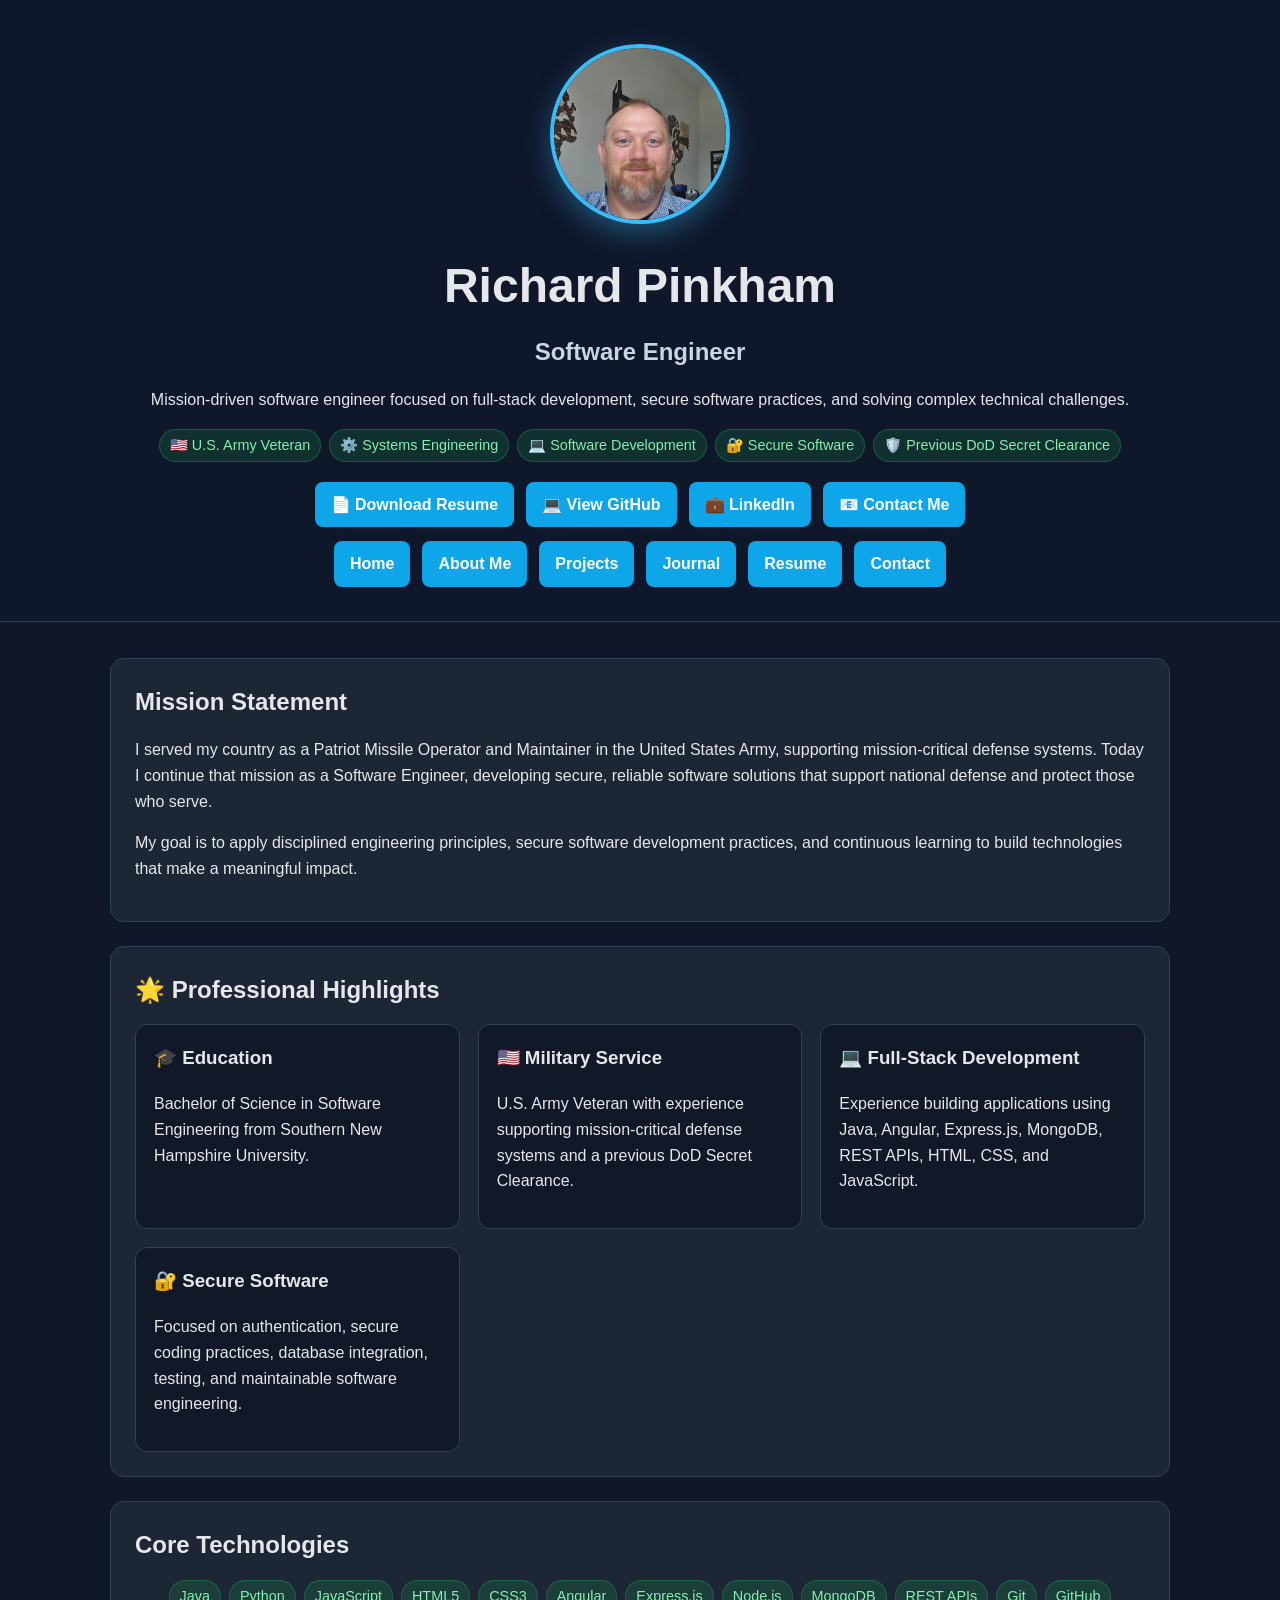
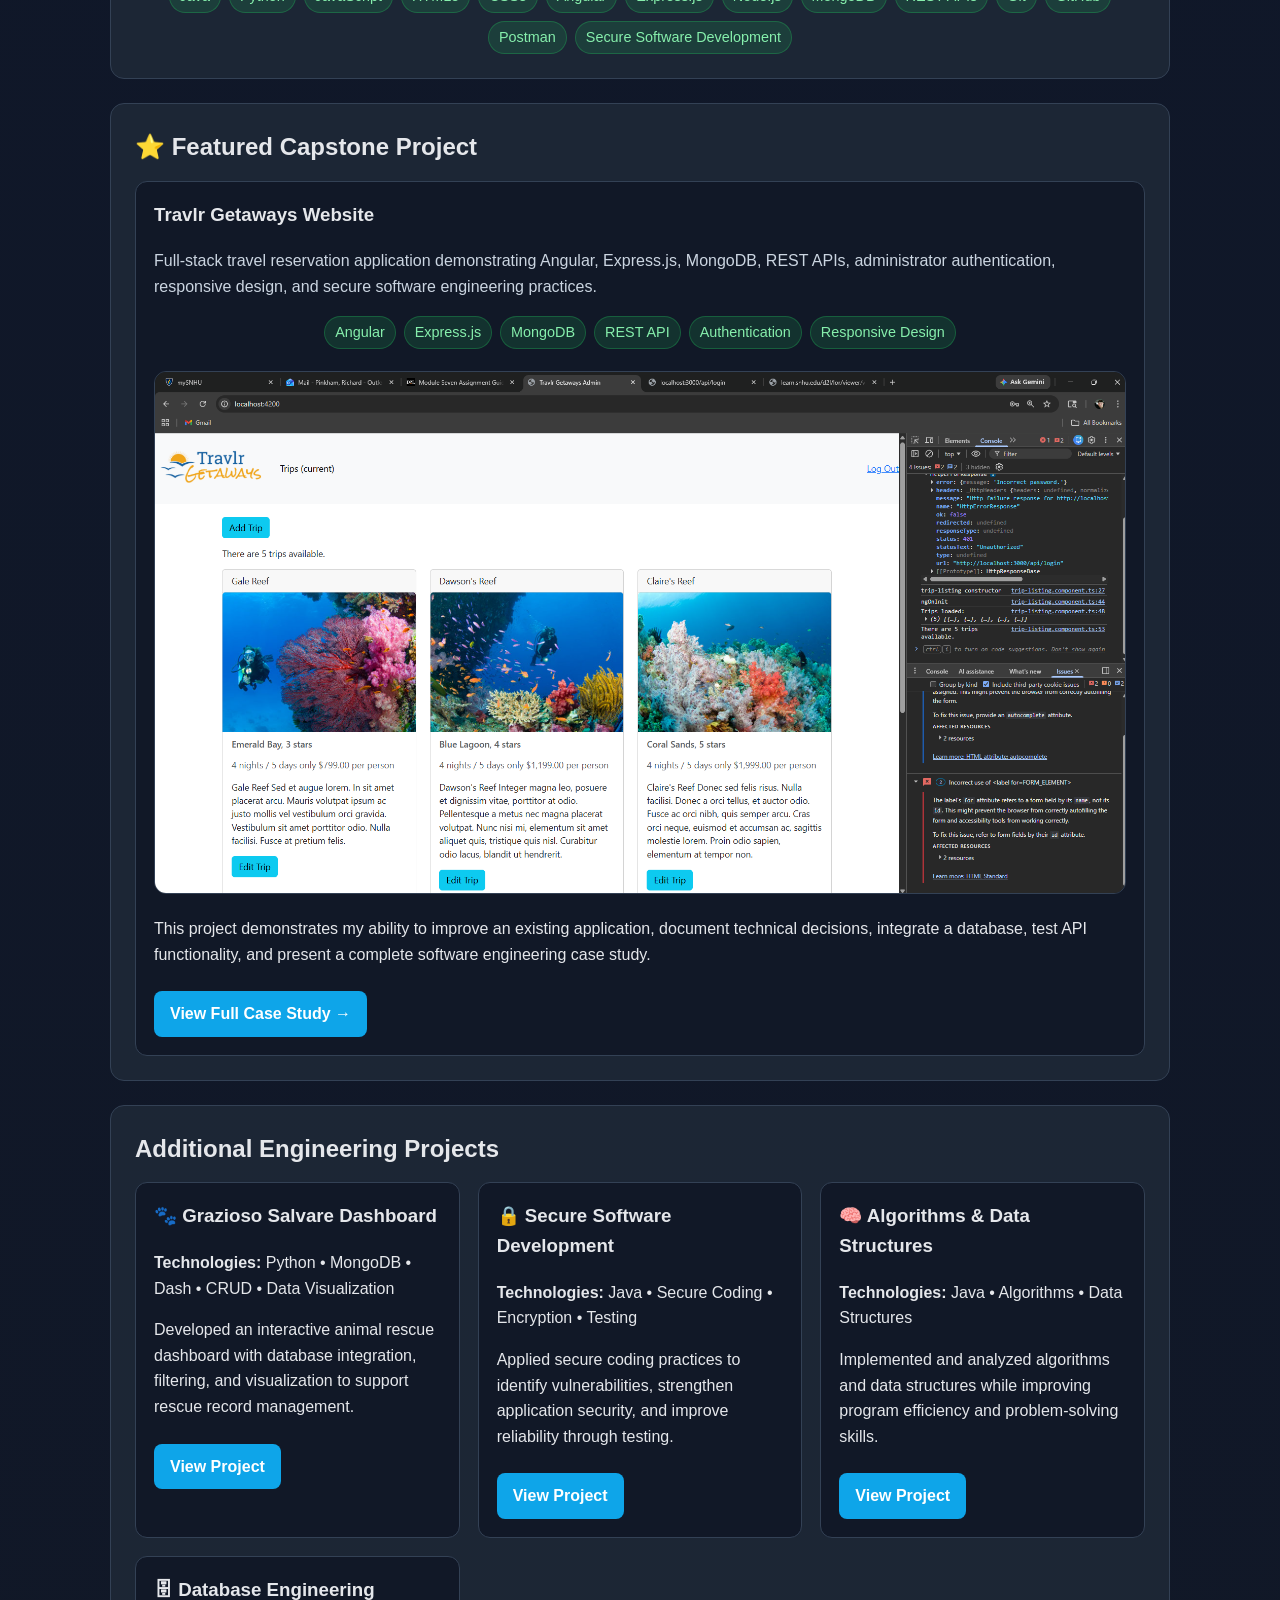
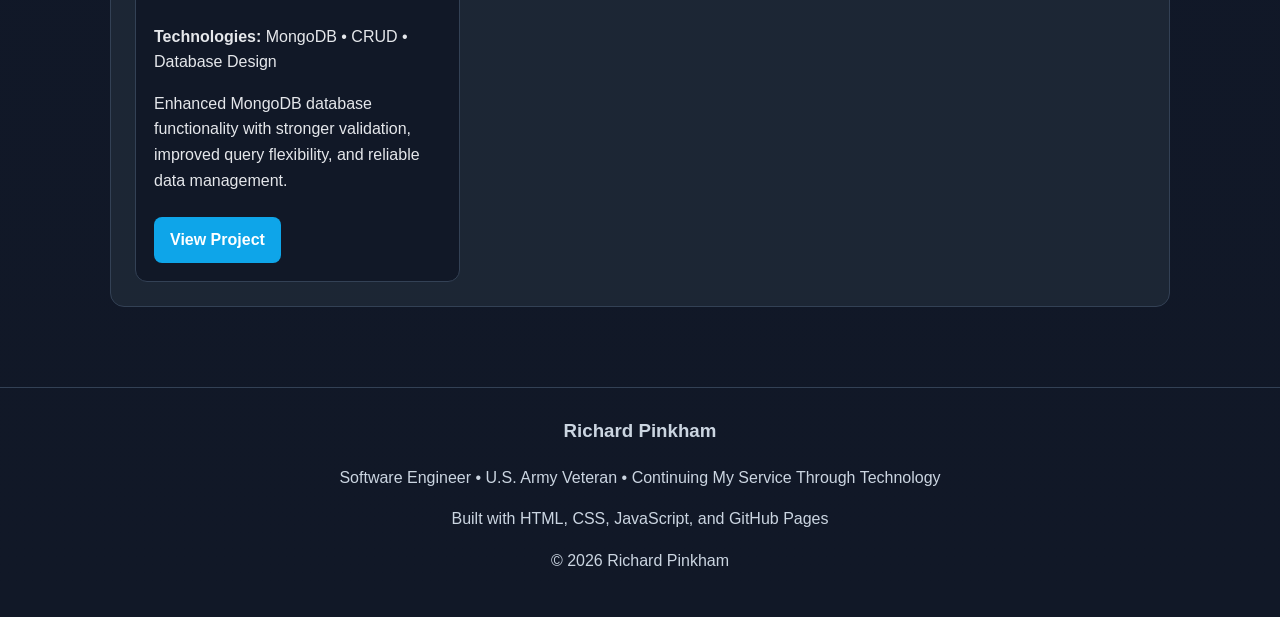
<file: index.html>
<!DOCTYPE html>
<html lang="en">
<head>
  <meta charset="UTF-8" />
  <meta name="viewport" content="width=device-width, initial-scale=1.0" />
  <title>Richard Pinkham | Software Engineer</title>
  <link rel="stylesheet" href="style.css">
</head>
<body>
  <header>
    <div class="wrap">
      <img src="images/Richard Pinkham.jpg"
         alt="Richard Pinkham"
         class="profile-photo">
      <h1>Richard Pinkham</h1>
      <h2 class="subtitle">Software Engineer</h2>
      <p class="hero-subline">
        Mission-driven software engineer focused on full-stack development,
        secure software practices, and solving complex technical challenges.
      </p>

      <div class="hero-tags">
        <span class="tag">🇺🇸 U.S. Army Veteran</span>
        <span class="tag">⚙️ Systems Engineering</span>
        <span class="tag">💻 Software Development</span>
        <span class="tag">🔐 Secure Software</span>
        <span class="tag">🛡️ Previous DoD Secret Clearance</span>
      </div>
      
        <div class="hero-actions">
          <a class="button" href="Richard_Pinkham_Resume.pdf">📄 Download Resume</a>
          <a class="button" href="https://github.com/Pank365" target="_blank">💻 View GitHub</a>
          <a class="button" href="https://www.linkedin.com/in/richard-pinkham-11373a106/"> 💼 LinkedIn</a>
          <a class="button" href="mailto:richard.pinkham1234@gmail.com">📧 Contact Me</a>
      </div>
      
      <nav>
        <a href="index.html">Home</a>
        <a href="About-Me.html">About Me</a>
        <a href="projects.html">Projects</a>
        <a href="engineering-journal.html">Journal</a>
        <a href="Resume.html">Resume</a>
        <a href="mailto:richard.pinkham1234@gmail.com">Contact</a>
      </nav>
    </div>
  </header>

  <main>
    <div class="wrap">
      <section class="hero">
        <h2>Mission Statement</h2>
        <p>
          I served my country as a Patriot Missile Operator and Maintainer in the United States Army,
          supporting mission-critical defense systems. Today I continue that mission as a Software Engineer,
          developing secure, reliable software solutions that support national defense and protect those who serve.
        </p>
        <p>
          My goal is to apply disciplined engineering principles, secure software development practices,
          and continuous learning to build technologies that make a meaningful impact.
        </p>
      </section>

      <section class="hero">
        <h2>🌟 Professional Highlights</h2>

        <div class="grid">

        <div class="card">
          <h3>🎓 Education</h3>
          <p>Bachelor of Science in Software Engineering from Southern New Hampshire University.</p>
        </div>

        <div class="card">
          <h3>🇺🇸 Military Service</h3>
          <p>U.S. Army Veteran with experience supporting mission-critical defense systems and a previous DoD Secret Clearance.</p>
        </div>

        <div class="card">
          <h3>💻 Full-Stack Development</h3>
          <p>Experience building applications using Java, Angular, Express.js, MongoDB, REST APIs, HTML, CSS, and JavaScript.</p>
        </div>

        <div class="card">
          <h3>🔐 Secure Software</h3>
          <p>Focused on authentication, secure coding practices, database integration, testing, and maintainable software engineering.</p>
        </div>

      </div>
    </section>

      <section class="hero">

          <h2>Core Technologies</h2>

          <div class="hero-tags">

              <span class="tag">Java</span>
              <span class="tag">Python</span>
              <span class="tag">JavaScript</span>
              <span class="tag">HTML5</span>
              <span class="tag">CSS3</span>
              <span class="tag">Angular</span>
              <span class="tag">Express.js</span>
              <span class="tag">Node.js</span>
              <span class="tag">MongoDB</span>
              <span class="tag">REST APIs</span>
              <span class="tag">Git</span>
              <span class="tag">GitHub</span>
              <span class="tag">Postman</span>
              <span class="tag">Secure Software Development</span>

          </div>

      </section>

     <section class="hero">
  <h2>⭐ Featured Capstone Project</h2>

  <div class="card">
    <h3>Travlr Getaways Website</h3>

    <p class="muted">
      Full-stack travel reservation application demonstrating Angular,
      Express.js, MongoDB, REST APIs, administrator authentication,
      responsive design, and secure software engineering practices.
    </p>

    <div class="hero-tags">
      <span class="tag">Angular</span>
      <span class="tag">Express.js</span>
      <span class="tag">MongoDB</span>
      <span class="tag">REST API</span>
      <span class="tag">Authentication</span>
      <span class="tag">Responsive Design</span>
    </div>

    <img
      src="images/Screenshot 2026-04-14 220104.png"
      alt="Travlr Getaways project screenshot"
      style="width:100%; border-radius:12px; margin:22px 0; border:1px solid #334155;"
    >

    <p>
      This project demonstrates my ability to improve an existing application,
      document technical decisions, integrate a database, test API functionality,
      and present a complete software engineering case study.
    </p>

    <a class="button" href="travlr-project.html">View Full Case Study →</a>
  </div>
</section>

<section class="hero">
  <h2>Additional Engineering Projects</h2>

  <section class="grid">
    <div class="card">
      <h3>🐾 Grazioso Salvare Dashboard</h3>
      <p><strong>Technologies:</strong> Python • MongoDB • Dash • CRUD • Data Visualization</p>
      <p>
        Developed an interactive animal rescue dashboard with database integration,
        filtering, and visualization to support rescue record management.
      </p>
      <a class="button" href="code-review.html">View Project</a>
    </div>

    <div class="card">
      <h3>🔒 Secure Software Development</h3>
      <p><strong>Technologies:</strong> Java • Secure Coding • Encryption • Testing</p>
      <p>
        Applied secure coding practices to identify vulnerabilities, strengthen
        application security, and improve reliability through testing.
      </p>
      <a class="button" href="software-design.html">View Project</a>
    </div>

    <div class="card">
      <h3>🧠 Algorithms & Data Structures</h3>
      <p><strong>Technologies:</strong> Java • Algorithms • Data Structures</p>
      <p>
        Implemented and analyzed algorithms and data structures while improving
        program efficiency and problem-solving skills.
      </p>
      <a class="button" href="algorithms.html">View Project</a>
    </div>

    <div class="card">
      <h3>🗄 Database Engineering</h3>
      <p><strong>Technologies:</strong> MongoDB • CRUD • Database Design</p>
      <p>
        Enhanced MongoDB database functionality with stronger validation,
        improved query flexibility, and reliable data management.
      </p>
      <a class="button" href="databases.html">View Project</a>
    </div>
  </section>
</section>
    </div>
  </main>

  <footer>

    <h3>Richard Pinkham</h3>

    <p>
        Software Engineer • U.S. Army Veteran • Continuing My Service Through Technology
    </p>

    <p>
        Built with HTML, CSS, JavaScript, and GitHub Pages
    </p>

    <p>
        © 2026 Richard Pinkham
    </p>

</footer>
</body>
</html>
</file>
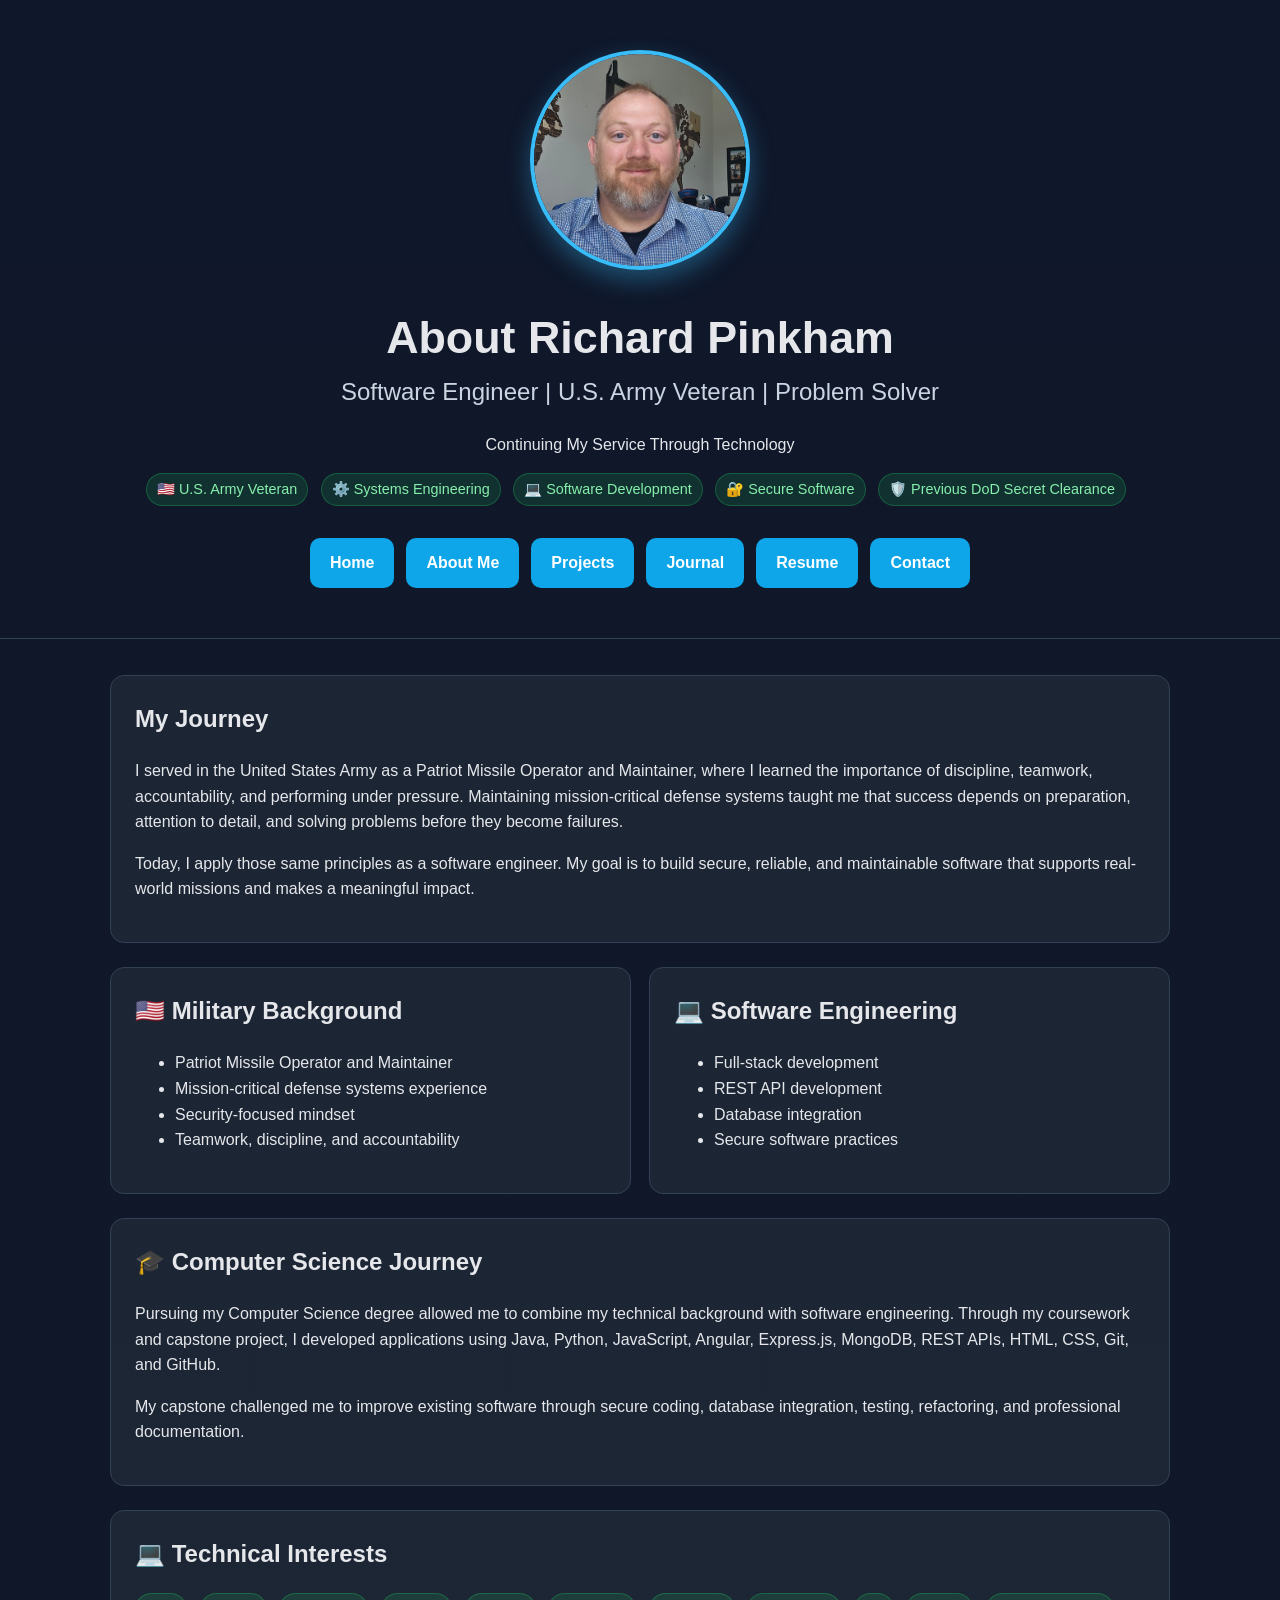
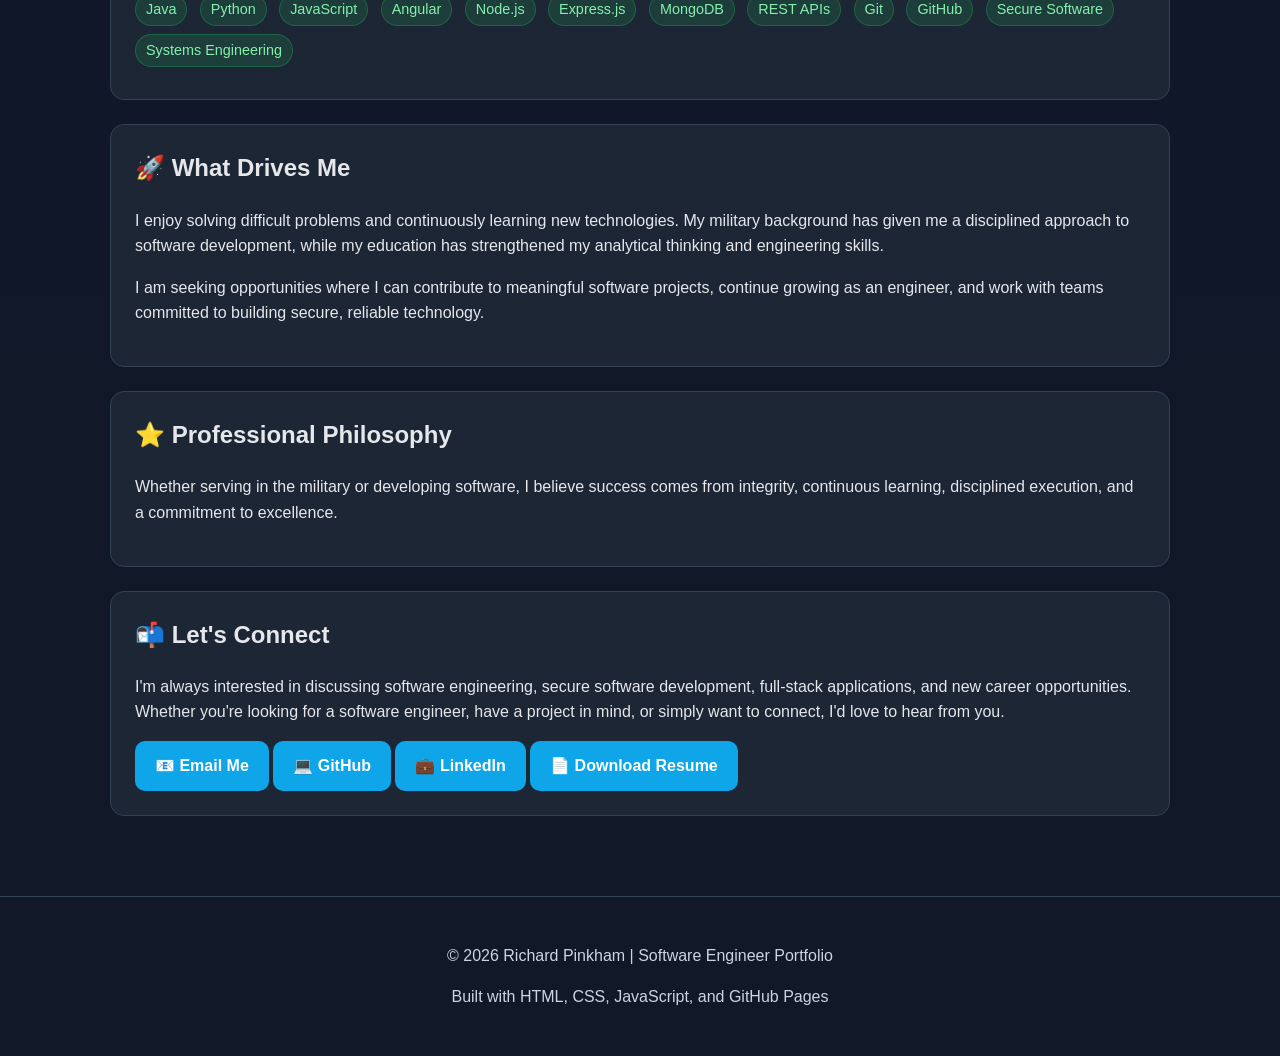
<file: About Me.html>
<!DOCTYPE html>
<html lang="en">
<head>
  <meta charset="UTF-8" />
  <meta name="viewport" content="width=device-width, initial-scale=1.0" />
  <title>About Me | Richard Pinkham</title>
  <style>
    :root {
      --bg: #0f172a;
      --card: #1f2937;
      --text: #e5e7eb;
      --muted: #cbd5e1;
      --accent: #38bdf8;
      --border: #334155;
    }

    * { box-sizing: border-box; }

    body {
      margin: 0;
      font-family: Arial, Helvetica, sans-serif;
      background: linear-gradient(180deg, #0f172a 0%, #111827 100%);
      color: var(--text);
      line-height: 1.6;
    }

    .wrap {
      max-width: 1100px;
      margin: 0 auto;
      padding: 0 20px;
    }

    header {
      padding: 50px 20px;
      border-bottom: 1px solid var(--border);
      text-align: center;
    }

    .profile-photo {
      width: 220px;
      height: 220px;
      object-fit: cover;
      border-radius: 50%;
      border: 4px solid var(--accent);
      box-shadow: 0 10px 25px rgba(56,189,248,.35);
      margin-bottom: 24px;
    }

    h1 {
      font-size: 2.8rem;
      margin: 0;
    }

    h2, h3 {
      margin-top: 0;
    }

    .subtitle {
      color: var(--muted);
      font-weight: 400;
    }

    nav {
      margin-top: 24px;
      display: flex;
      justify-content: center;
      gap: 12px;
      flex-wrap: wrap;
    }

    nav a, .button {
      color: white;
      text-decoration: none;
      background: #0ea5e9;
      padding: 12px 20px;
      border-radius: 10px;
      display: inline-block;
      font-weight: 600;
    }

    nav a:hover, .button:hover {
      background: #0284c7;
    }

    main {
      padding: 36px 20px 56px;
    }

    .hero, .card {
      background: rgba(31, 41, 55, 0.85);
      border: 1px solid var(--border);
      border-radius: 14px;
      padding: 24px;
      margin-bottom: 24px;
    }

    .grid {
      display: grid;
      grid-template-columns: repeat(auto-fit, minmax(260px, 1fr));
      gap: 18px;
    }

    .tag {
      display: inline-block;
      background: rgba(34, 197, 94, 0.15);
      color: #86efac;
      border: 1px solid rgba(34, 197, 94, 0.3);
      padding: 4px 10px;
      border-radius: 999px;
      font-size: 0.9rem;
      margin-right: 8px;
      margin-bottom: 8px;
    }

    .muted {
      color: var(--muted);
    }

    footer {
      border-top: 1px solid var(--border);
      padding: 30px 20px;
      color: var(--muted);
      text-align: center;
    }
  </style>
</head>

<body>

  <header>
    <div class="wrap">
      <img src="images/Richard Pinkham.jpg"
         alt="Richard Pinkham"
         class="profile-photo">

      <h1>About Richard Pinkham</h1>
      <h2 class="subtitle">Software Engineer | U.S. Army Veteran | Problem Solver</h2>
      <p>Continuing My Service Through Technology</p>

      <div class="hero-tags">
        <span class="tag">🇺🇸 U.S. Army Veteran</span>
        <span class="tag">⚙️ Systems Engineering</span>
        <span class="tag">💻 Software Development</span>
        <span class="tag">🔐 Secure Software</span>
        <span class="tag">🛡️ Previous DoD Secret Clearance</span>
      </div>

      <nav>
        <a href="index.html">Home</a>
        <a href="About-Me.html">About Me</a>
        <a href="travlr-project.html">Projects</a>
        <a href="engineering-journal.html">Journal</a>
        <a href="Richard_Pinkham_Resume.pdf">Resume</a>
        <a href="mailto:richard.pinkham1234@gmail.com">Contact</a>
      </nav>
    </div>
  </header>

  <main>
    <div class="wrap">

      <section class="hero">
        <h2> My Journey</h2>
        <p>
          I served in the United States Army as a Patriot Missile Operator and Maintainer,
          where I learned the importance of discipline, teamwork, accountability, and
          performing under pressure. Maintaining mission-critical defense systems taught me
          that success depends on preparation, attention to detail, and solving problems
          before they become failures.
        </p>
        <p>
          Today, I apply those same principles as a software engineer. My goal is to build
          secure, reliable, and maintainable software that supports real-world missions
          and makes a meaningful impact.
        </p>
      </section>

      <section class="grid">
        <div class="card">
          <h2>🇺🇸 Military Background</h2>
          <ul>
            <li>Patriot Missile Operator and Maintainer</li>
            <li>Mission-critical defense systems experience</li>
            <li>Security-focused mindset</li>
            <li>Teamwork, discipline, and accountability</li>
          </ul>
        </div>

        <div class="card">
          <h2>💻 Software Engineering</h2>
          <ul>
            <li>Full-stack development</li>
            <li>REST API development</li>
            <li>Database integration</li>
            <li>Secure software practices</li>
          </ul>
        </div>
      </section>

      <section class="hero">
        <h2>🎓 Computer Science Journey</h2>
        <p>
          Pursuing my Computer Science degree allowed me to combine my technical background
          with software engineering. Through my coursework and capstone project, I developed
          applications using Java, Python, JavaScript, Angular, Express.js, MongoDB, REST APIs,
          HTML, CSS, Git, and GitHub.
        </p>
        <p>
          My capstone challenged me to improve existing software through secure coding,
          database integration, testing, refactoring, and professional documentation.
        </p>
      </section>

      <section class="hero">
        <h2>💻 Technical Interests</h2>
        <span class="tag">Java</span>
        <span class="tag">Python</span>
        <span class="tag">JavaScript</span>
        <span class="tag">Angular</span>
        <span class="tag">Node.js</span>
        <span class="tag">Express.js</span>
        <span class="tag">MongoDB</span>
        <span class="tag">REST APIs</span>
        <span class="tag">Git</span>
        <span class="tag">GitHub</span>
        <span class="tag">Secure Software</span>
        <span class="tag">Systems Engineering</span>
      </section>

      <section class="hero">
        <h2>🚀 What Drives Me</h2>
        <p>
          I enjoy solving difficult problems and continuously learning new technologies.
          My military background has given me a disciplined approach to software development,
          while my education has strengthened my analytical thinking and engineering skills.
        </p>
        <p>
          I am seeking opportunities where I can contribute to meaningful software projects,
          continue growing as an engineer, and work with teams committed to building secure,
          reliable technology.
        </p>
      </section>

      <section class="hero">
        <h2>⭐ Professional Philosophy</h2>
        <p>
          Whether serving in the military or developing software, I believe success comes from
          integrity, continuous learning, disciplined execution, and a commitment to excellence.
        </p>
      </section>
      <section class="hero">
          <h2>📬 Let's Connect</h2>

          <p>
              I'm always interested in discussing software engineering,
              secure software development, full-stack applications,
              and new career opportunities. Whether you're looking for a
              software engineer, have a project in mind, or simply want to
              connect, I'd love to hear from you.
          </p>

          <div class="hero-actions">
              <a class="button" href="mailto:richard.pinkham1234@gmail.com">
                  📧 Email Me
              </a>

              <a class="button" href="https://github.com/Pank365" target="_blank">
                  💻 GitHub
              </a>

              <a class="button" href="https://www.linkedin.com/in/richard-pinkham-11373a106/" target="_blank">
                  💼 LinkedIn
              </a>

              <a class="button" href="Richard_Pinkham_Resume.pdf">
                  📄 Download Resume
              </a>
          </div>
      </section>

    </div>
  </main>

  <footer>
    <p>&copy; 2026 Richard Pinkham | Software Engineer Portfolio</p>
    <p>Built with HTML, CSS, JavaScript, and GitHub Pages</p>
  </footer>

</body>
</html>
</file>
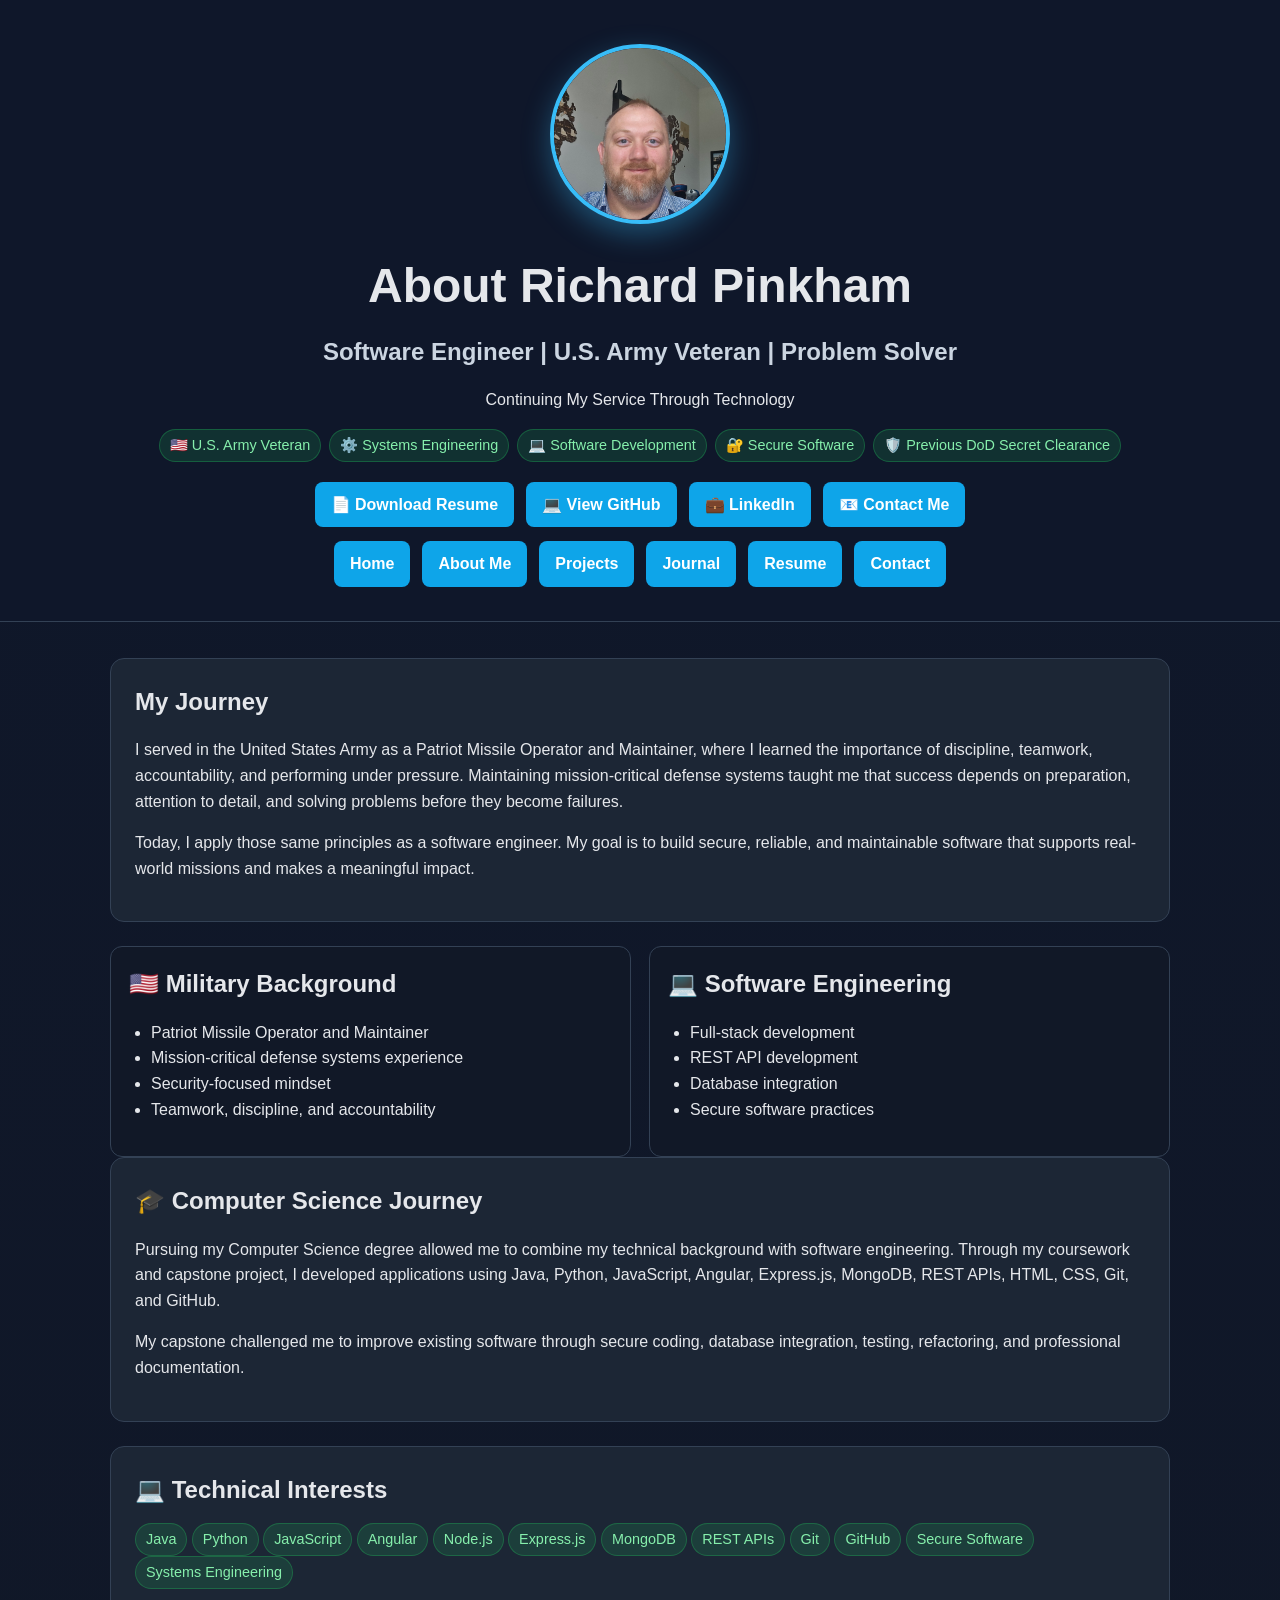
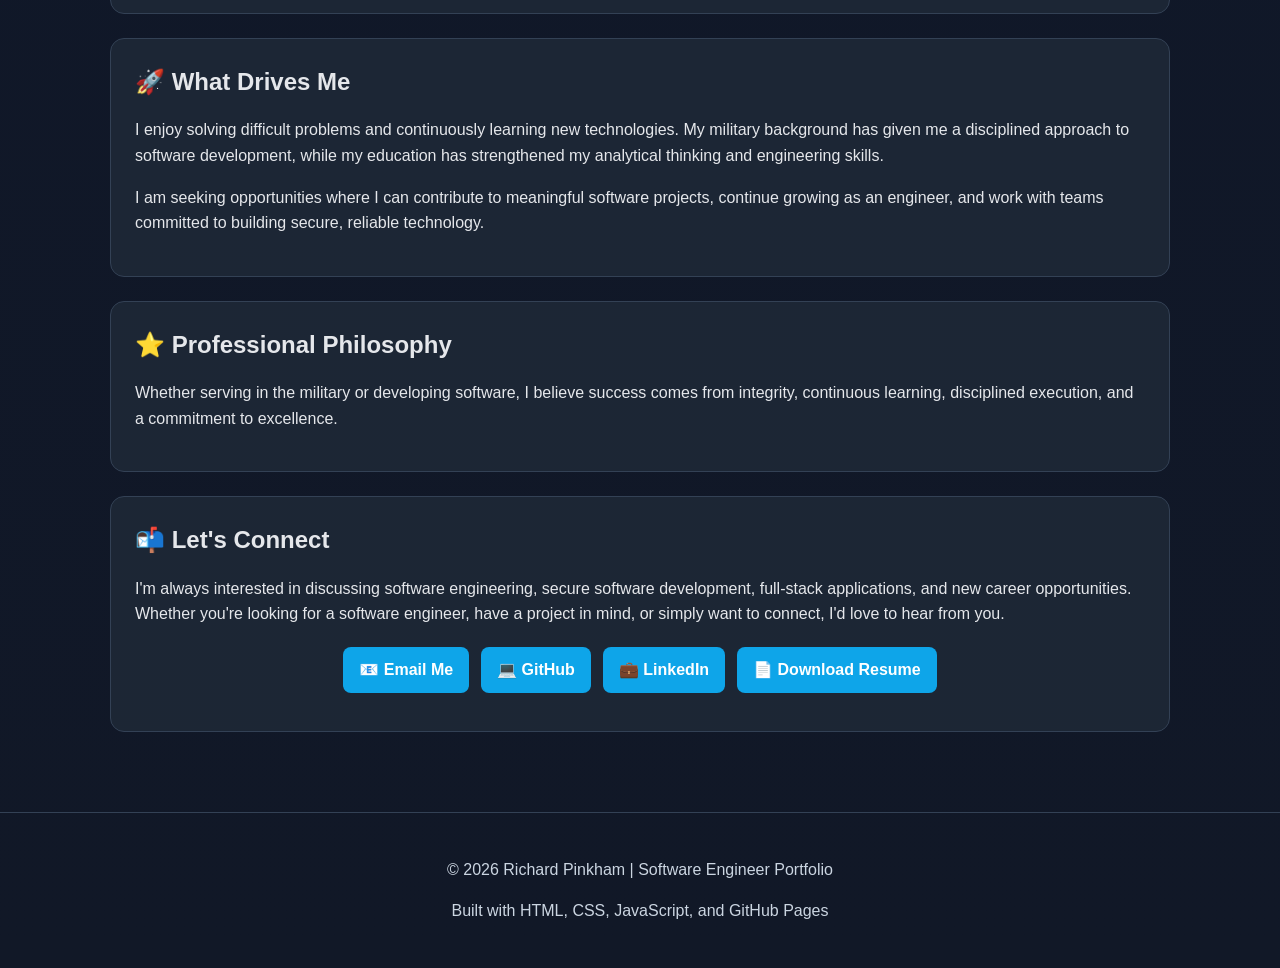
<file: About-Me.html>
<!DOCTYPE html>
<html lang="en">
<head>
  <meta charset="UTF-8" />
  <meta name="viewport" content="width=device-width, initial-scale=1.0" />
  <title>About Me | Richard Pinkham</title>
  <link rel="stylesheet" href="style.css">
</head>

<body>

  <header>
    <div class="wrap">
      <img src="images/Richard Pinkham.jpg"
         alt="Richard Pinkham"
         class="profile-photo">

      <h1>About Richard Pinkham</h1>
      <h2 class="subtitle">Software Engineer | U.S. Army Veteran | Problem Solver</h2>
      <p>Continuing My Service Through Technology</p>

      <div class="hero-tags">
        <span class="tag">🇺🇸 U.S. Army Veteran</span>
        <span class="tag">⚙️ Systems Engineering</span>
        <span class="tag">💻 Software Development</span>
        <span class="tag">🔐 Secure Software</span>
        <span class="tag">🛡️ Previous DoD Secret Clearance</span>
      </div>

      <div class="hero-actions">
          <a class="button" href="Richard_Pinkham_Resume.pdf">📄 Download Resume</a>
          <a class="button" href="https://github.com/Pank365" target="_blank">💻 View GitHub</a>
          <a class="button" href="https://www.linkedin.com/in/richard-pinkham-11373a106/"> 💼 LinkedIn</a>
          <a class="button" href="mailto:richard.pinkham1234@gmail.com">📧 Contact Me</a>
      </div>

      <nav>
        <a href="index.html">Home</a>
        <a href="About-Me.html">About Me</a>
        <a href="projects.html">Projects</a>
        <a href="engineering-journal.html">Journal</a>
        <a href="Resume.html">Resume</a>
        <a href="mailto:richard.pinkham1234@gmail.com">Contact</a>
      </nav>
    </div>
  </header>

  <main>
    <div class="wrap">

      <section class="hero">
        <h2> My Journey</h2>
        <p>
          I served in the United States Army as a Patriot Missile Operator and Maintainer,
          where I learned the importance of discipline, teamwork, accountability, and
          performing under pressure. Maintaining mission-critical defense systems taught me
          that success depends on preparation, attention to detail, and solving problems
          before they become failures.
        </p>
        <p>
          Today, I apply those same principles as a software engineer. My goal is to build
          secure, reliable, and maintainable software that supports real-world missions
          and makes a meaningful impact.
        </p>
      </section>

      <section class="grid">
        <div class="card">
          <h2>🇺🇸 Military Background</h2>
          <ul>
            <li>Patriot Missile Operator and Maintainer</li>
            <li>Mission-critical defense systems experience</li>
            <li>Security-focused mindset</li>
            <li>Teamwork, discipline, and accountability</li>
          </ul>
        </div>

        <div class="card">
          <h2>💻 Software Engineering</h2>
          <ul>
            <li>Full-stack development</li>
            <li>REST API development</li>
            <li>Database integration</li>
            <li>Secure software practices</li>
          </ul>
        </div>
      </section>

      <section class="hero">
        <h2>🎓 Computer Science Journey</h2>
        <p>
          Pursuing my Computer Science degree allowed me to combine my technical background
          with software engineering. Through my coursework and capstone project, I developed
          applications using Java, Python, JavaScript, Angular, Express.js, MongoDB, REST APIs,
          HTML, CSS, Git, and GitHub.
        </p>
        <p>
          My capstone challenged me to improve existing software through secure coding,
          database integration, testing, refactoring, and professional documentation.
        </p>
      </section>

      <section class="hero">
        <h2>💻 Technical Interests</h2>
        <span class="tag">Java</span>
        <span class="tag">Python</span>
        <span class="tag">JavaScript</span>
        <span class="tag">Angular</span>
        <span class="tag">Node.js</span>
        <span class="tag">Express.js</span>
        <span class="tag">MongoDB</span>
        <span class="tag">REST APIs</span>
        <span class="tag">Git</span>
        <span class="tag">GitHub</span>
        <span class="tag">Secure Software</span>
        <span class="tag">Systems Engineering</span>
      </section>

      <section class="hero">
        <h2>🚀 What Drives Me</h2>
        <p>
          I enjoy solving difficult problems and continuously learning new technologies.
          My military background has given me a disciplined approach to software development,
          while my education has strengthened my analytical thinking and engineering skills.
        </p>
        <p>
          I am seeking opportunities where I can contribute to meaningful software projects,
          continue growing as an engineer, and work with teams committed to building secure,
          reliable technology.
        </p>
      </section>

      <section class="hero">
        <h2>⭐ Professional Philosophy</h2>
        <p>
          Whether serving in the military or developing software, I believe success comes from
          integrity, continuous learning, disciplined execution, and a commitment to excellence.
        </p>
      </section>
      <section class="hero">
          <h2>📬 Let's Connect</h2>

          <p>
              I'm always interested in discussing software engineering,
              secure software development, full-stack applications,
              and new career opportunities. Whether you're looking for a
              software engineer, have a project in mind, or simply want to
              connect, I'd love to hear from you.
          </p>

          <div class="hero-actions">
              <a class="button" href="mailto:richard.pinkham1234@gmail.com">
                  📧 Email Me
              </a>

              <a class="button" href="https://github.com/Pank365" target="_blank">
                  💻 GitHub
              </a>

              <a class="button" href="https://www.linkedin.com/in/richard-pinkham-11373a106/" target="_blank">
                  💼 LinkedIn
              </a>

              <a class="button" href="Richard_Pinkham_Resume.pdf">
                  📄 Download Resume
              </a>
          </div>
      </section>

    </div>
  </main>

  <footer>
    <p>&copy; 2026 Richard Pinkham | Software Engineer Portfolio</p>
    <p>Built with HTML, CSS, JavaScript, and GitHub Pages</p>
  </footer>

</body>
</html>
</file>
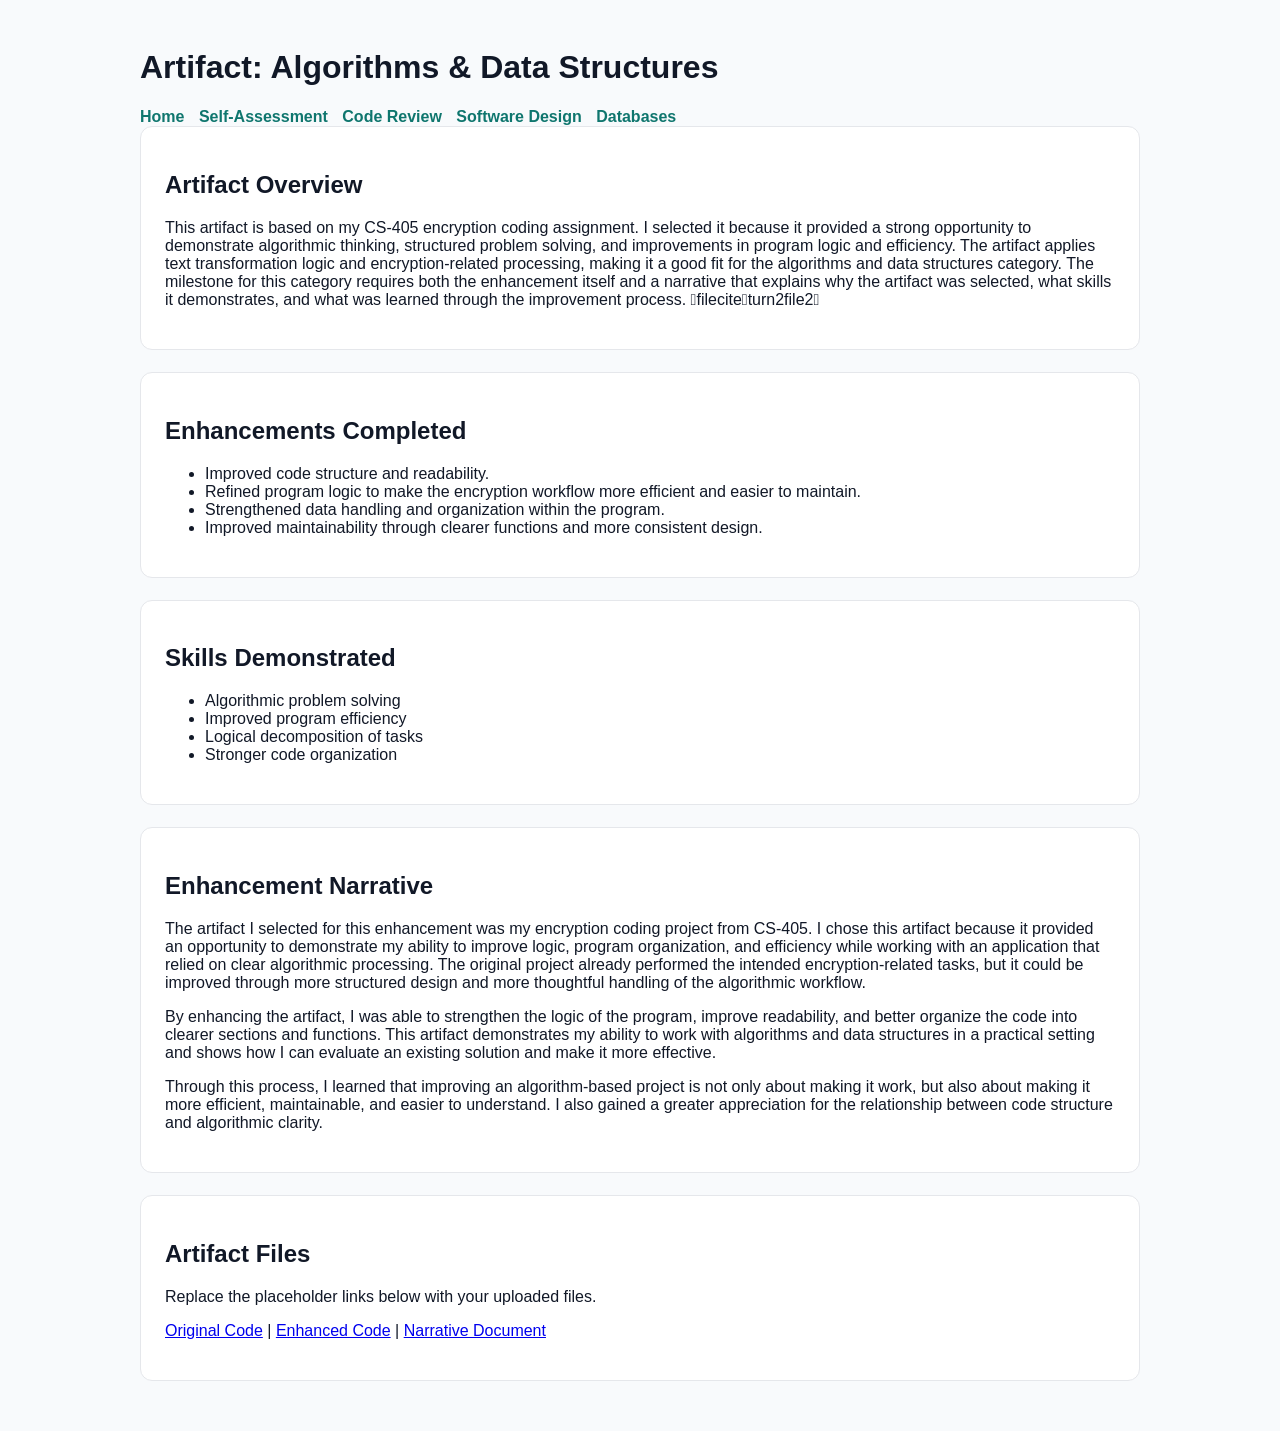
<file: algorithms.html>
<!DOCTYPE html>
<html lang="en">
<head>
  <meta charset="UTF-8" />
  <meta name="viewport" content="width=device-width, initial-scale=1.0" />
  <title>Algorithms & Data Structures | Richard Pinkham</title>
  <style>
    body { font-family: Arial, Helvetica, sans-serif; margin: 0; background: #f8fafc; color: #111827; }
    .wrap { max-width: 1000px; margin: 0 auto; padding: 28px; }
    .panel { background: white; border: 1px solid #e5e7eb; border-radius: 12px; padding: 24px; margin-bottom: 22px; }
    nav a { margin-right: 10px; color: #0f766e; text-decoration: none; font-weight: bold; }
  </style>
</head>
<body>
  <div class="wrap">
    <h1>Artifact: Algorithms &amp; Data Structures</h1>
    <nav>
      <a href="index.html">Home</a>
      <a href="self-assessment.html">Self-Assessment</a>
      <a href="code-review.html">Code Review</a>
      <a href="software-design.html">Software Design</a>
      <a href="databases.html">Databases</a>
    </nav>

    <div class="panel">
      <h2>Artifact Overview</h2>
      <p>This artifact is based on my CS-405 encryption coding assignment. I selected it because it provided a strong opportunity to demonstrate algorithmic thinking, structured problem solving, and improvements in program logic and efficiency. The artifact applies text transformation logic and encryption-related processing, making it a good fit for the algorithms and data structures category. The milestone for this category requires both the enhancement itself and a narrative that explains why the artifact was selected, what skills it demonstrates, and what was learned through the improvement process. fileciteturn2file2</p>
    </div>

    <div class="panel">
      <h2>Enhancements Completed</h2>
      <ul>
        <li>Improved code structure and readability.</li>
        <li>Refined program logic to make the encryption workflow more efficient and easier to maintain.</li>
        <li>Strengthened data handling and organization within the program.</li>
        <li>Improved maintainability through clearer functions and more consistent design.</li>
      </ul>
    </div>

    <div class="panel">
      <h2>Skills Demonstrated</h2>
      <ul>
        <li>Algorithmic problem solving</li>
        <li>Improved program efficiency</li>
        <li>Logical decomposition of tasks</li>
        <li>Stronger code organization</li>
      </ul>
    </div>

    <div class="panel">
      <h2>Enhancement Narrative</h2>
      <p>The artifact I selected for this enhancement was my encryption coding project from CS-405. I chose this artifact because it provided an opportunity to demonstrate my ability to improve logic, program organization, and efficiency while working with an application that relied on clear algorithmic processing. The original project already performed the intended encryption-related tasks, but it could be improved through more structured design and more thoughtful handling of the algorithmic workflow.</p>
      <p>By enhancing the artifact, I was able to strengthen the logic of the program, improve readability, and better organize the code into clearer sections and functions. This artifact demonstrates my ability to work with algorithms and data structures in a practical setting and shows how I can evaluate an existing solution and make it more effective.</p>
      <p>Through this process, I learned that improving an algorithm-based project is not only about making it work, but also about making it more efficient, maintainable, and easier to understand. I also gained a greater appreciation for the relationship between code structure and algorithmic clarity.</p>
    </div>

    <div class="panel">
      <h2>Artifact Files</h2>
      <p>Replace the placeholder links below with your uploaded files.</p>
      <p><a href="#">Original Code</a> | <a href="#">Enhanced Code</a> | <a href="#">Narrative Document</a></p>
    </div>
  </div>
</body>
</html>
</file>
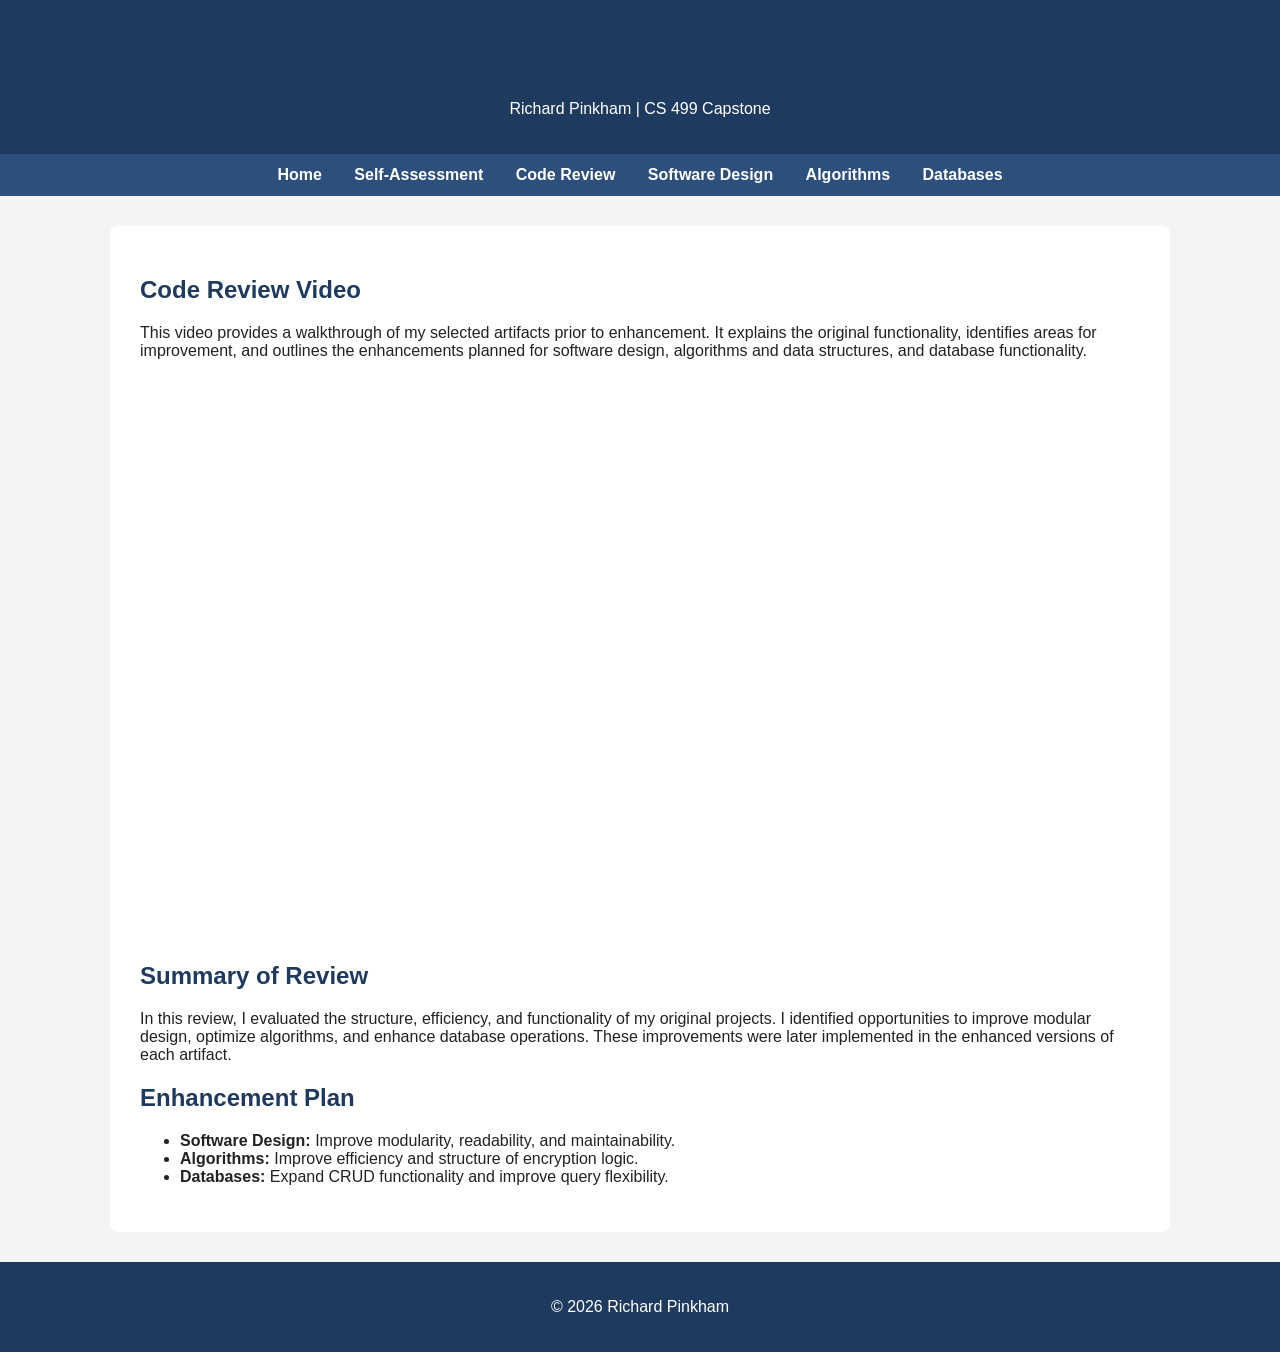
<file: code-review.html>
<!DOCTYPE html>
<html lang="en">
<head>
    <meta charset="UTF-8">
    <meta name="viewport" content="width=device-width, initial-scale=1.0">
    <title>Code Review - Richard Pinkham ePortfolio</title>
    <style>
        body {
            font-family: Arial, sans-serif;
            margin: 0;
            background-color: #f4f4f4;
            color: #222;
        }
        header {
            background-color: #1f3a5f;
            color: white;
            padding: 20px;
            text-align: center;
        }
        nav {
            background-color: #2d4f7c;
            padding: 12px;
            text-align: center;
        }
        nav a {
            color: white;
            text-decoration: none;
            margin: 0 14px;
            font-weight: bold;
        }
        main {
            max-width: 1000px;
            margin: 30px auto;
            background: white;
            padding: 30px;
            border-radius: 8px;
        }
        h1, h2 {
            color: #1f3a5f;
        }
        .video-container {
            position: relative;
            width: 100%;
            padding-bottom: 56.25%;
            height: 0;
            overflow: hidden;
            margin-top: 20px;
            border-radius: 8px;
        }
        .video-container iframe {
            position: absolute;
            top: 0;
            left: 0;
            width: 100%;
            height: 100%;
            border: 0;
        }
        footer {
            text-align: center;
            padding: 20px;
            background-color: #1f3a5f;
            color: white;
            margin-top: 30px;
        }
    </style>
</head>
<body>

<header>
    <h1>Code Review</h1>
    <p>Richard Pinkham | CS 499 Capstone</p>
</header>

<nav>
    <a href="index.html">Home</a>
    <a href="self-assessment.html">Self-Assessment</a>
    <a href="code-review.html">Code Review</a>
    <a href="software-design.html">Software Design</a>
    <a href="algorithms.html">Algorithms</a>
    <a href="databases.html">Databases</a>
</nav>

<main>
    <h2>Code Review Video</h2>
    <p>
        This video provides a walkthrough of my selected artifacts prior to enhancement.
        It explains the original functionality, identifies areas for improvement, and
        outlines the enhancements planned for software design, algorithms and data structures,
        and database functionality.
    </p>

    <div class="video-container">
        <iframe
            src="https://www.youtube.com/embed/1LjmX_ZIz1g"
            width="100%"
            height="500"
            allowfullscreen>
        </iframe>
    </div>

    <h2>Summary of Review</h2>
    <p>
        In this review, I evaluated the structure, efficiency, and functionality of my original projects.
        I identified opportunities to improve modular design, optimize algorithms, and enhance database
        operations. These improvements were later implemented in the enhanced versions of each artifact.
    </p>

    <h2>Enhancement Plan</h2>
    <ul>
        <li><strong>Software Design:</strong> Improve modularity, readability, and maintainability.</li>
        <li><strong>Algorithms:</strong> Improve efficiency and structure of encryption logic.</li>
        <li><strong>Databases:</strong> Expand CRUD functionality and improve query flexibility.</li>
    </ul>
</main>

<footer>
    <p>&copy; 2026 Richard Pinkham</p>
</footer>

</body>
</html>
</file>
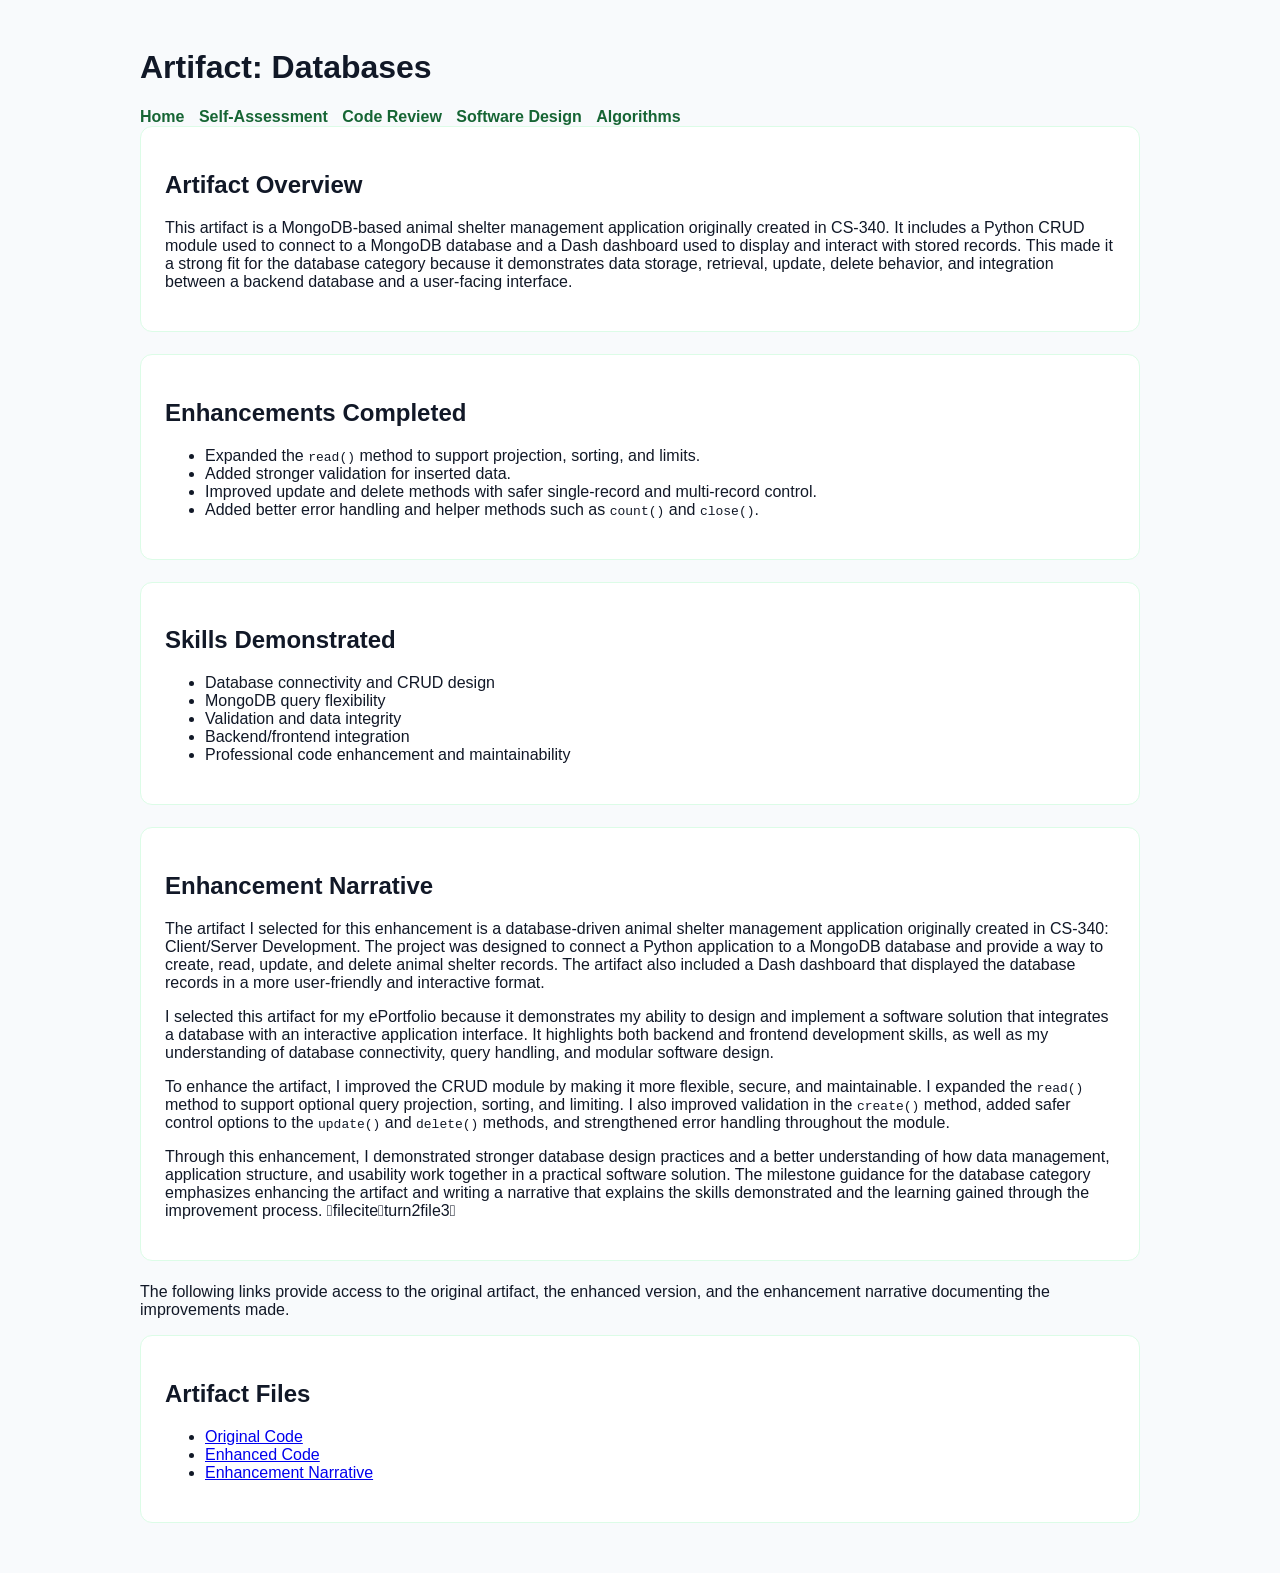
<file: databases.html>
<!DOCTYPE html>
<html lang="en">
<head>
  <meta charset="UTF-8" />
  <meta name="viewport" content="width=device-width, initial-scale=1.0" />
  <title>Databases | Richard Pinkham</title>
  <style>
    body { font-family: Arial, Helvetica, sans-serif; margin: 0; background: #f8fafc; color: #111827; }
    .wrap { max-width: 1000px; margin: 0 auto; padding: 28px; }
    .panel { background: white; border: 1px solid #dcfce7; border-radius: 12px; padding: 24px; margin-bottom: 22px; }
    nav a { margin-right: 10px; color: #166534; text-decoration: none; font-weight: bold; }
  </style>
</head>
<body>
  <div class="wrap">
    <h1>Artifact: Databases</h1>
    <nav>
      <a href="index.html">Home</a>
      <a href="self-assessment.html">Self-Assessment</a>
      <a href="code-review.html">Code Review</a>
      <a href="software-design.html">Software Design</a>
      <a href="algorithms.html">Algorithms</a>
    </nav>

    <div class="panel">
      <h2>Artifact Overview</h2>
      <p>This artifact is a MongoDB-based animal shelter management application originally created in CS-340. It includes a Python CRUD module used to connect to a MongoDB database and a Dash dashboard used to display and interact with stored records. This made it a strong fit for the database category because it demonstrates data storage, retrieval, update, delete behavior, and integration between a backend database and a user-facing interface.</p>
    </div>

    <div class="panel">
      <h2>Enhancements Completed</h2>
      <ul>
        <li>Expanded the <code>read()</code> method to support projection, sorting, and limits.</li>
        <li>Added stronger validation for inserted data.</li>
        <li>Improved update and delete methods with safer single-record and multi-record control.</li>
        <li>Added better error handling and helper methods such as <code>count()</code> and <code>close()</code>.</li>
      </ul>
    </div>

    <div class="panel">
      <h2>Skills Demonstrated</h2>
      <ul>
        <li>Database connectivity and CRUD design</li>
        <li>MongoDB query flexibility</li>
        <li>Validation and data integrity</li>
        <li>Backend/frontend integration</li>
        <li>Professional code enhancement and maintainability</li>
      </ul>
    </div>

    <div class="panel">
      <h2>Enhancement Narrative</h2>
      <p>The artifact I selected for this enhancement is a database-driven animal shelter management application originally created in CS-340: Client/Server Development. The project was designed to connect a Python application to a MongoDB database and provide a way to create, read, update, and delete animal shelter records. The artifact also included a Dash dashboard that displayed the database records in a more user-friendly and interactive format.</p>
      <p>I selected this artifact for my ePortfolio because it demonstrates my ability to design and implement a software solution that integrates a database with an interactive application interface. It highlights both backend and frontend development skills, as well as my understanding of database connectivity, query handling, and modular software design.</p>
      <p>To enhance the artifact, I improved the CRUD module by making it more flexible, secure, and maintainable. I expanded the <code>read()</code> method to support optional query projection, sorting, and limiting. I also improved validation in the <code>create()</code> method, added safer control options to the <code>update()</code> and <code>delete()</code> methods, and strengthened error handling throughout the module.</p>
      <p>Through this enhancement, I demonstrated stronger database design practices and a better understanding of how data management, application structure, and usability work together in a practical software solution. The milestone guidance for the database category emphasizes enhancing the artifact and writing a narrative that explains the skills demonstrated and the learning gained through the improvement process. fileciteturn2file3</p>
    </div>
    <p>
  The following links provide access to the original artifact, the enhanced version,
  and the enhancement narrative documenting the improvements made.
</p>

<div class="panel">
  <h2>Artifact Files</h2>
  <ul>
    <li>
      <a href="https://github.com/Pank365/CS-499-Computer-Science-Capstone/blob/main/Module%207%20project%202/CRUD_Python_Module.py" target="_blank">
        Original Code
      </a>
    </li>
    <li>
      <a href="https://github.com/Pank365/CS-499-Computer-Science-Capstone/blob/main/Module%207%20project%202/CRUD_Python_Module_enhanced.py" target="_blank">
        Enhanced Code
      </a>
    </li>
    <li>
      <a href="https://github.com/Pank365/CS-499-Computer-Science-Capstone/blob/main/Milestone%20Four%20enhancement%20narrative.docx" target="_blank">
        Enhancement Narrative
      </a>
    </li>
  </ul>
</div>
</file>
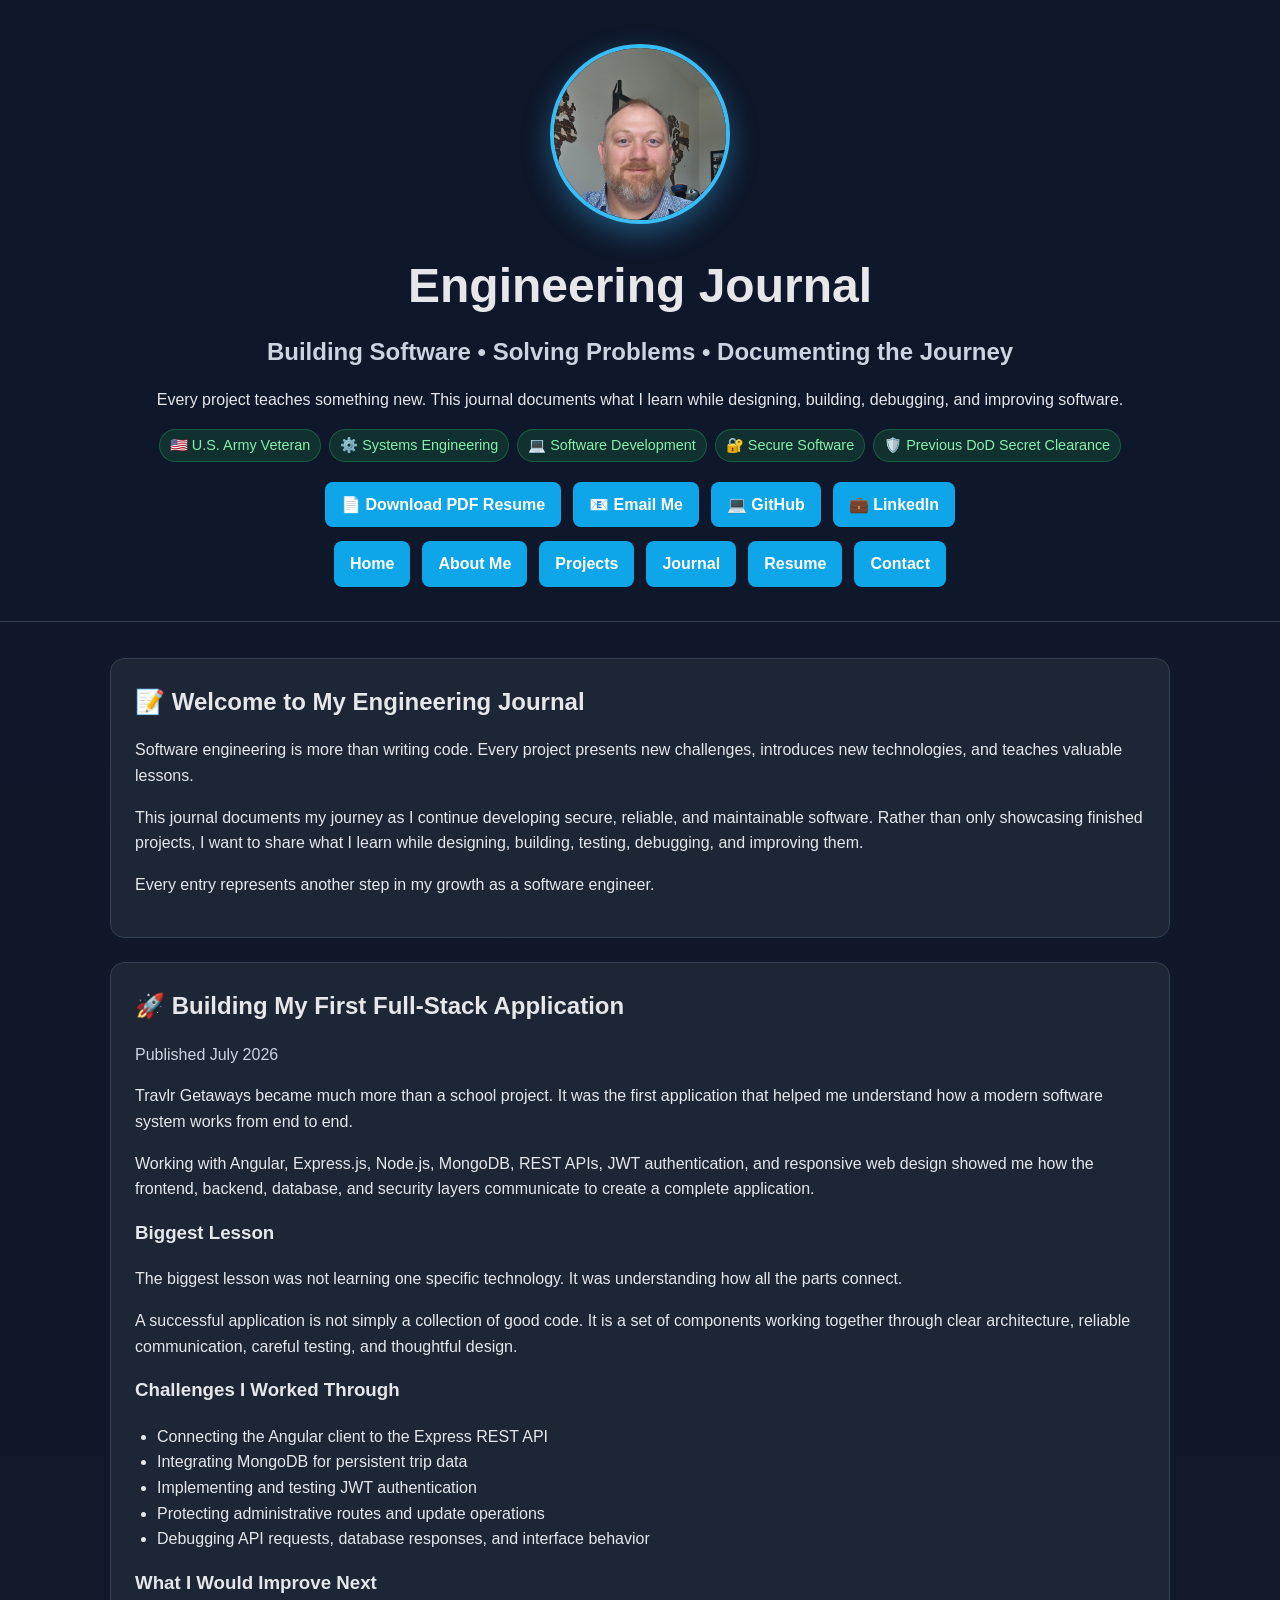
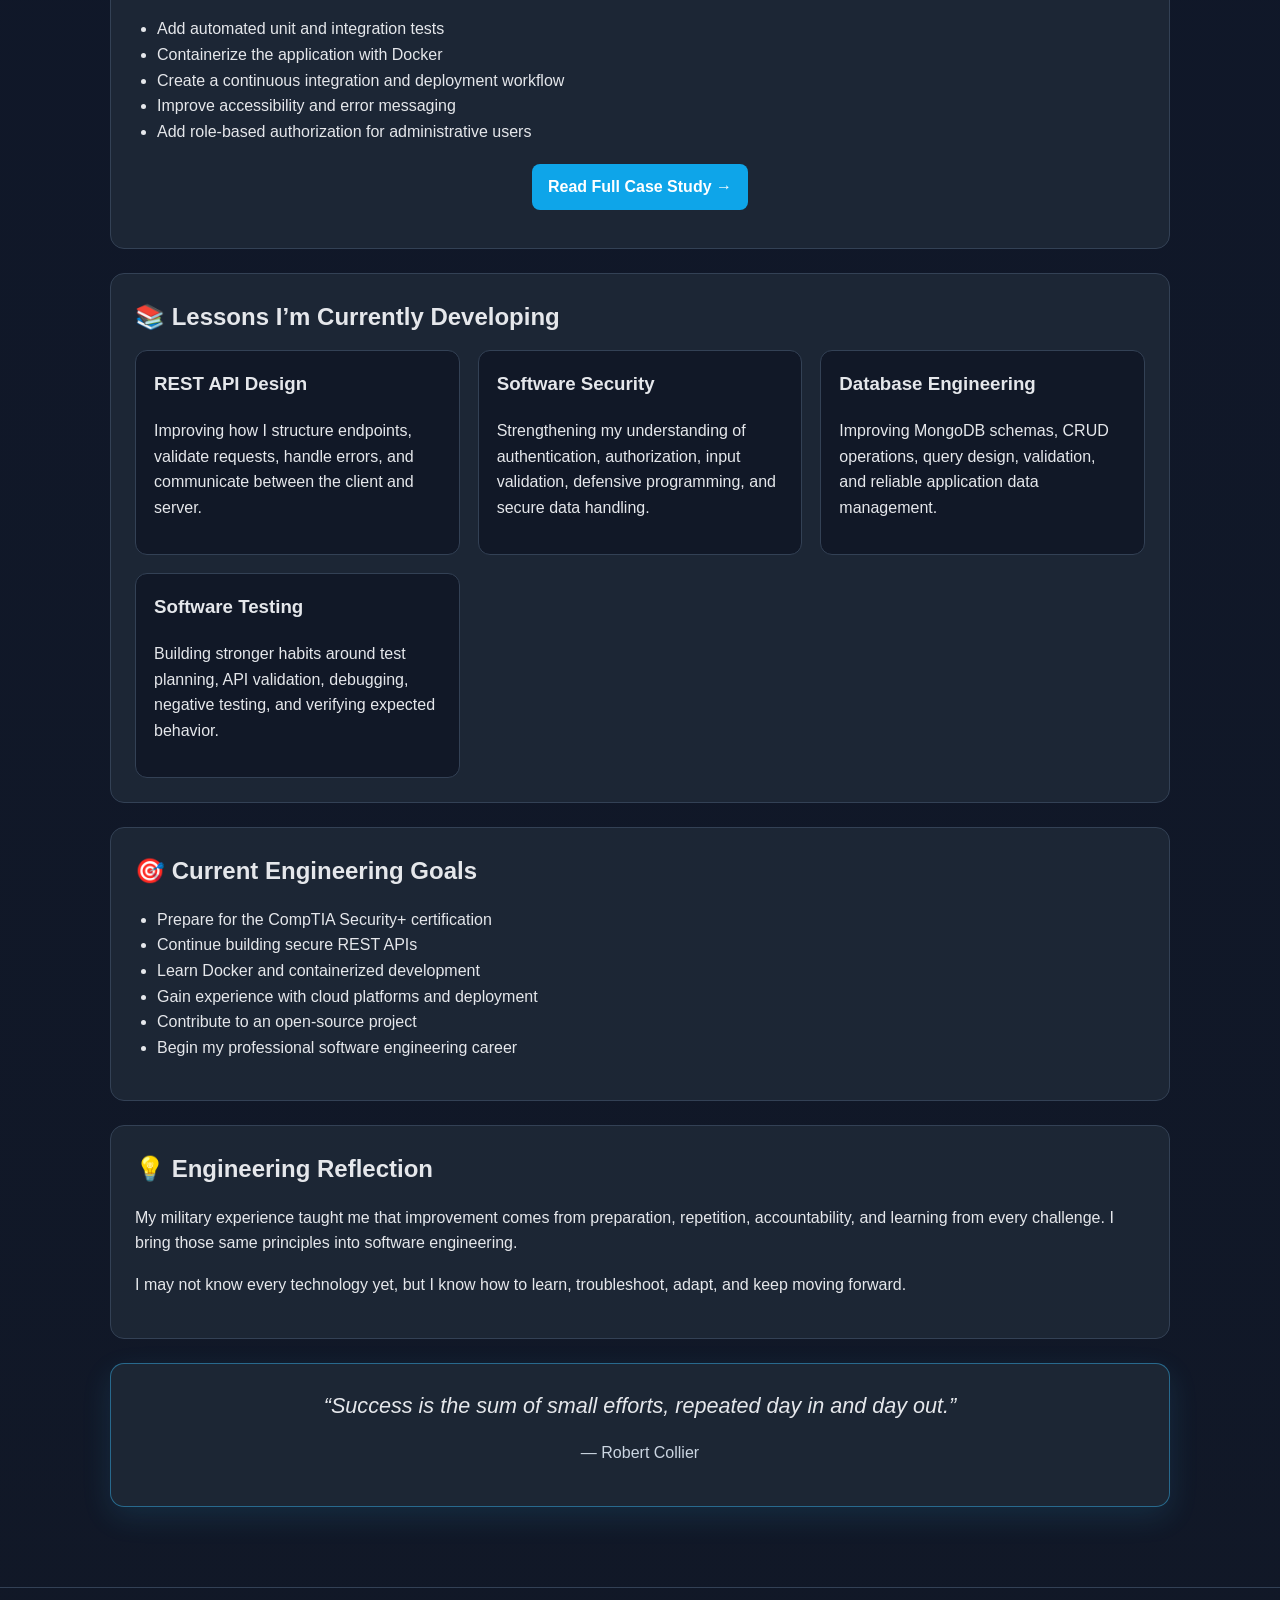
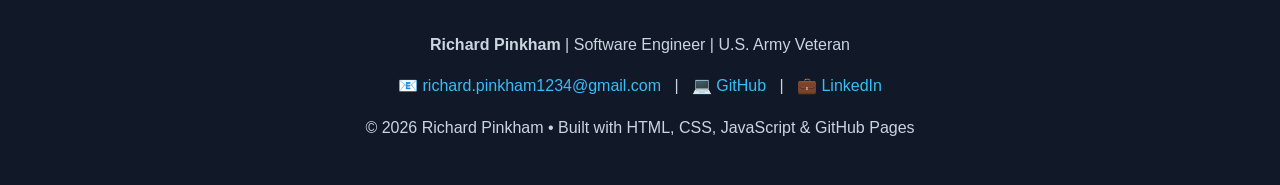
<file: engineering-journal.html>
<!DOCTYPE html>
<html lang="en">
<head>
  <meta charset="UTF-8" />
  <meta name="viewport" content="width=device-width, initial-scale=1.0" />
  <title>Engineering Journal | Richard Pinkham</title>
  <link rel="stylesheet" href="style.css">
</head>

<body>

<header>
  <div class="wrap">
    <img src="images/Richard Pinkham.jpg" alt="Richard Pinkham" class="profile-photo">

    <h1>Engineering Journal</h1>
    <h2 class="subtitle">
        Building Software • Solving Problems • Documenting the Journey
    </h2>
    <p>
      Every project teaches something new.
      This journal documents what I learn while designing,
      building, debugging, and improving software.
    </p>

    <div class="hero-tags">
        <span class="tag">🇺🇸 U.S. Army Veteran</span>
        <span class="tag">⚙️ Systems Engineering</span>
        <span class="tag">💻 Software Development</span>
        <span class="tag">🔐 Secure Software</span>
        <span class="tag">🛡️ Previous DoD Secret Clearance</span>
    </div>

    <div class="hero-actions">
      <a class="button" href="Richard_Pinkham_Resume.pdf">📄 Download PDF Resume</a>
      <a class="button" href="mailto:richard.pinkham1234@gmail.com">📧 Email Me</a>
      <a class="button" href="https://github.com/Pank365" target="_blank">💻 GitHub</a>
      <a class="button" href="https://www.linkedin.com/in/richard-pinkham-11373a106/" target="_blank">💼 LinkedIn</a>
    </div>

    <nav>
      <a href="index.html">Home</a>
      <a href="About-Me.html">About Me</a>
      <a href="projects.html">Projects</a>
      <a href="engineering-journal.html">Journal</a>
      <a href="Resume.html">Resume</a>
      <a href="mailto:richard.pinkham1234@gmail.com">Contact</a>
    </nav>
  </div>
</header>

<main>
  <div class="wrap">

    <section class="hero">
      <h2>📝 Welcome to My Engineering Journal</h2>

      <p>
        Software engineering is more than writing code. Every project presents
        new challenges, introduces new technologies, and teaches valuable lessons.
      </p>

      <p>
        This journal documents my journey as I continue developing secure,
        reliable, and maintainable software. Rather than only showcasing finished
        projects, I want to share what I learn while designing, building, testing,
        debugging, and improving them.
      </p>

      <p>
        Every entry represents another step in my growth as a software engineer.
      </p>
    </section>

    <section class="hero">
      <h2>🚀 Building My First Full-Stack Application</h2>

      <p class="muted">Published July 2026</p>

      <p>
        Travlr Getaways became much more than a school project. It was the first
        application that helped me understand how a modern software system works
        from end to end.
      </p>

      <p>
        Working with Angular, Express.js, Node.js, MongoDB, REST APIs, JWT
        authentication, and responsive web design showed me how the frontend,
        backend, database, and security layers communicate to create a complete
        application.
      </p>

      <h3>Biggest Lesson</h3>

      <p>
        The biggest lesson was not learning one specific technology. It was
        understanding how all the parts connect.
      </p>

      <p>
        A successful application is not simply a collection of good code. It is a
        set of components working together through clear architecture, reliable
        communication, careful testing, and thoughtful design.
      </p>

      <h3>Challenges I Worked Through</h3>

      <ul>
        <li>Connecting the Angular client to the Express REST API</li>
        <li>Integrating MongoDB for persistent trip data</li>
        <li>Implementing and testing JWT authentication</li>
        <li>Protecting administrative routes and update operations</li>
        <li>Debugging API requests, database responses, and interface behavior</li>
      </ul>

      <h3>What I Would Improve Next</h3>

      <ul>
        <li>Add automated unit and integration tests</li>
        <li>Containerize the application with Docker</li>
        <li>Create a continuous integration and deployment workflow</li>
        <li>Improve accessibility and error messaging</li>
        <li>Add role-based authorization for administrative users</li>
      </ul>

      <div class="hero-actions">
        <a class="button" href="travlr-project.html">
          Read Full Case Study →
        </a>
      </div>
    </section>

    <section class="hero">
      <h2>📚 Lessons I’m Currently Developing</h2>

      <div class="grid">
        <div class="card">
          <h3>REST API Design</h3>
          <p>
            Improving how I structure endpoints, validate requests, handle errors,
            and communicate between the client and server.
          </p>
        </div>

        <div class="card">
          <h3>Software Security</h3>
          <p>
            Strengthening my understanding of authentication, authorization,
            input validation, defensive programming, and secure data handling.
          </p>
        </div>

        <div class="card">
          <h3>Database Engineering</h3>
          <p>
            Improving MongoDB schemas, CRUD operations, query design, validation,
            and reliable application data management.
          </p>
        </div>

        <div class="card">
          <h3>Software Testing</h3>
          <p>
            Building stronger habits around test planning, API validation,
            debugging, negative testing, and verifying expected behavior.
          </p>
        </div>
      </div>
    </section>

    <section class="hero">
      <h2>🎯 Current Engineering Goals</h2>

      <ul>
        <li>Prepare for the CompTIA Security+ certification</li>
        <li>Continue building secure REST APIs</li>
        <li>Learn Docker and containerized development</li>
        <li>Gain experience with cloud platforms and deployment</li>
        <li>Contribute to an open-source project</li>
        <li>Begin my professional software engineering career</li>
      </ul>
    </section>

    <section class="hero">
      <h2>💡 Engineering Reflection</h2>

      <p>
        My military experience taught me that improvement comes from preparation,
        repetition, accountability, and learning from every challenge. I bring
        those same principles into software engineering.
      </p>

      <p>
        I may not know every technology yet, but I know how to learn, troubleshoot,
        adapt, and keep moving forward.
      </p>
    </section>

    <section class="hero quote-card">
      <blockquote>
        “Success is the sum of small efforts, repeated day in and day out.”
      </blockquote>

      <p class="muted">— Robert Collier</p>
    </section>

  </div>
</main>

<footer>
  <p><strong>Richard Pinkham</strong> | Software Engineer | U.S. Army Veteran</p>
  <p>
    📧 <a href="mailto:richard.pinkham1234@gmail.com">richard.pinkham1234@gmail.com</a>
    &nbsp; | &nbsp;
    💻 <a href="https://github.com/Pank365" target="_blank">GitHub</a>
    &nbsp; | &nbsp;
    💼 <a href="https://www.linkedin.com/in/richard-pinkham-11373a106/" target="_blank">LinkedIn</a>
  </p>
  <p>&copy; 2026 Richard Pinkham • Built with HTML, CSS, JavaScript & GitHub Pages</p>
</footer>

</body>
</html>
</file>
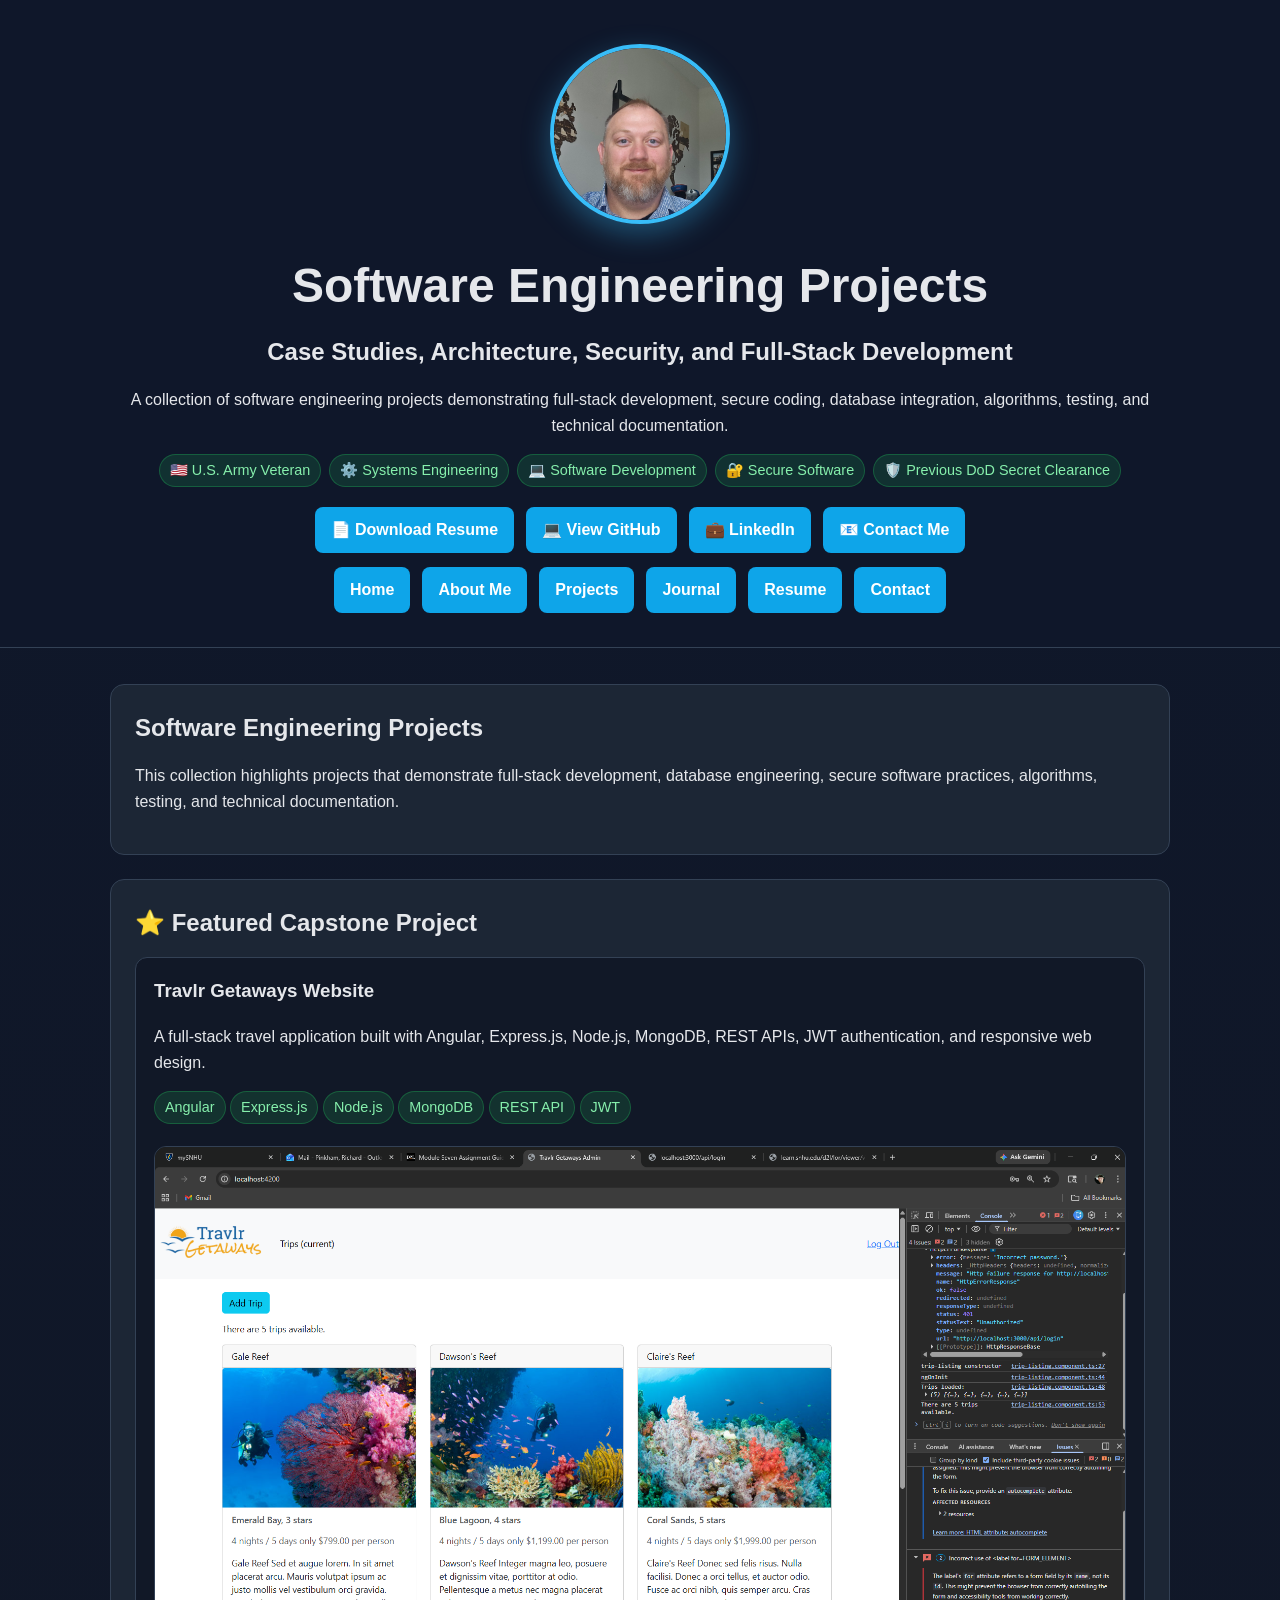
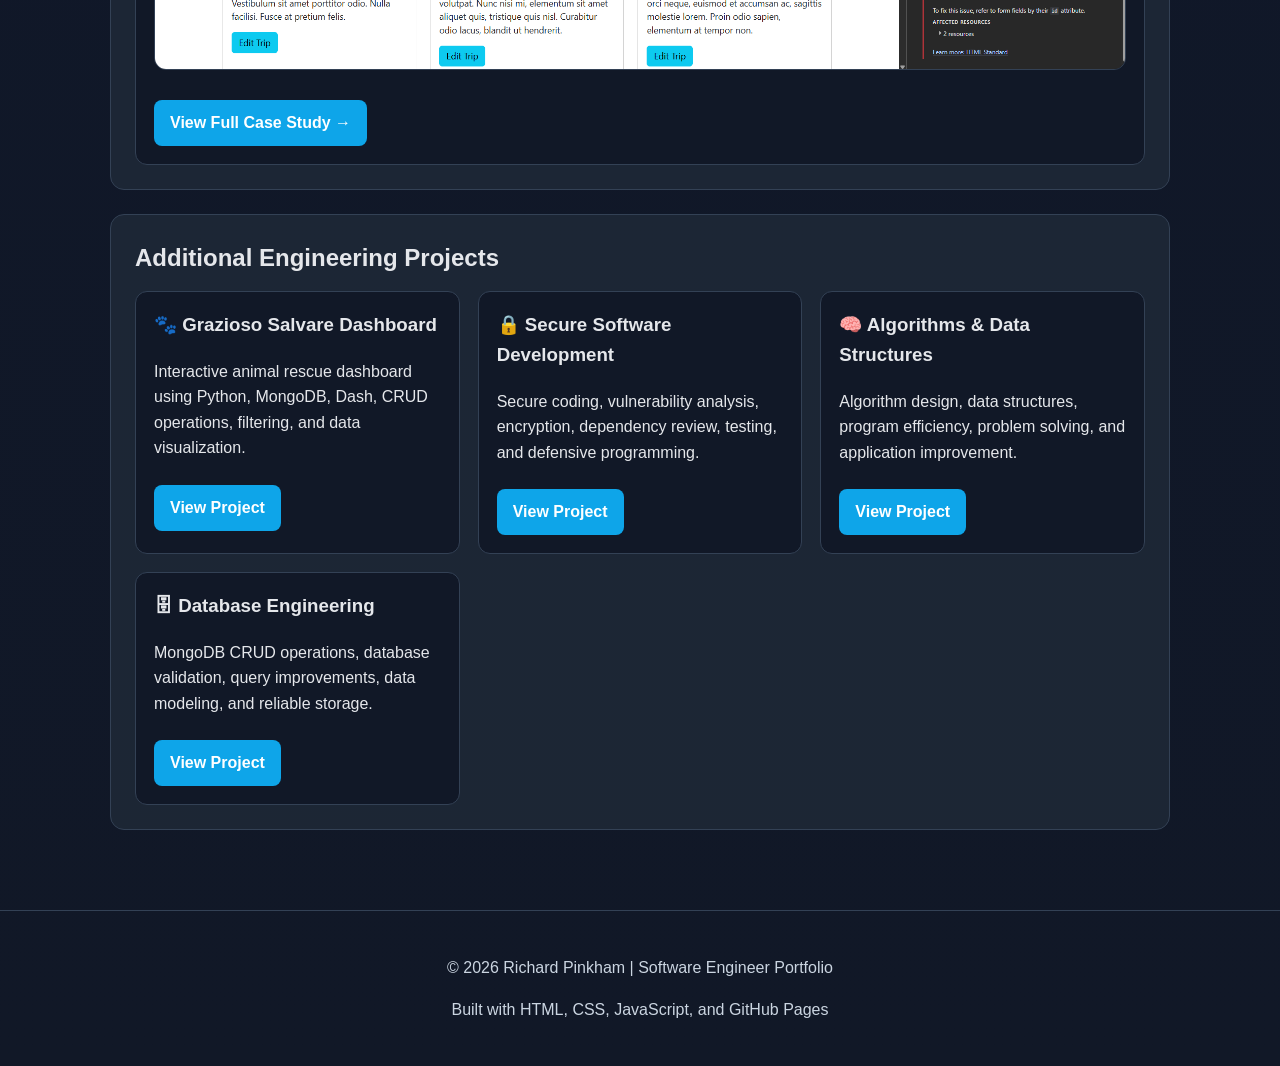
<file: projects.html>
<!DOCTYPE html>
<html lang="en">
<head>
  <meta charset="UTF-8" />
  <meta name="viewport" content="width=device-width, initial-scale=1.0" />
  <title>Software Engineering Projects | Richard Pinkham</title>
  <link rel="stylesheet" href="style.css">
</head>
<body>
  <header>
    <div class="wrap">
      <img src="images/Richard Pinkham.jpg"
         alt="Richard Pinkham"
         class="profile-photo">
      
      <h1>Software Engineering Projects</h1>
      <h2>Case Studies, Architecture, Security, and Full-Stack Development</h2>
      <p>
        A collection of software engineering projects demonstrating
        full-stack development, secure coding, database integration,
        algorithms, testing, and technical documentation.
      </p>

      <div class="hero-tags">
        <span class="tag">🇺🇸 U.S. Army Veteran</span>
        <span class="tag">⚙️ Systems Engineering</span>
        <span class="tag">💻 Software Development</span>
        <span class="tag">🔐 Secure Software</span>
        <span class="tag">🛡️ Previous DoD Secret Clearance</span>
      </div>
      
        <div class="hero-actions">
          <a class="button" href="Resume.pdf">📄 Download Resume</a>
          <a class="button" href="https://github.com/Pank365" target="_blank">💻 View GitHub</a>
          <a class="button" href="https://www.linkedin.com/in/richard-pinkham-11373a106/" target="_blank" rel="noopener noreferrer">💼 LinkedIn</a>
          <a class="button" href="mailto:richard.pinkham1234@gmail.com">📧 Contact Me</a>
      </div>
      
      <nav>
        <a href="index.html">Home</a>
        <a href="About-Me.html">About Me</a>
        <a href="projects.html">Projects</a>
        <a href="engineering-journal.html">Journal</a>
        <a href="Resume.html">Resume</a>
        <a href="mailto:richard.pinkham1234@gmail.com">Contact</a>
      </nav>
    </div>
  </header>

  <main>
  <div class="wrap">

    <section class="hero">
      <h2>Software Engineering Projects</h2>

      <p>
        This collection highlights projects that demonstrate full-stack
        development, database engineering, secure software practices,
        algorithms, testing, and technical documentation.
      </p>
    </section>

    <section class="hero">
      <h2>⭐ Featured Capstone Project</h2>

      <div class="card">
        <h3>Travlr Getaways Website</h3>

        <p>
          A full-stack travel application built with Angular, Express.js,
          Node.js, MongoDB, REST APIs, JWT authentication, and responsive
          web design.
        </p>

        <div>
          <span class="tag">Angular</span>
          <span class="tag">Express.js</span>
          <span class="tag">Node.js</span>
          <span class="tag">MongoDB</span>
          <span class="tag">REST API</span>
          <span class="tag">JWT</span>
        </div>

        <img
          src="images/Screenshot 2026-04-14 220104.png"
          alt="Travlr Getaways application"
          style="width:100%; border-radius:12px; margin:22px 0; border:1px solid #334155;"
        >

        <a class="button" href="travlr-project.html">
          View Full Case Study →
        </a>
      </div>
    </section>

    <section class="hero">
      <h2>Additional Engineering Projects</h2>

      <div class="grid">

        <div class="card">
          <h3>🐾 Grazioso Salvare Dashboard</h3>

          <p>
            Interactive animal rescue dashboard using Python, MongoDB,
            Dash, CRUD operations, filtering, and data visualization.
          </p>

          <a class="button" href="code-review.html">
            View Project
          </a>
        </div>

        <div class="card">
          <h3>🔒 Secure Software Development</h3>

          <p>
            Secure coding, vulnerability analysis, encryption,
            dependency review, testing, and defensive programming.
          </p>

          <a class="button" href="software-design.html">
            View Project
          </a>
        </div>

        <div class="card">
          <h3>🧠 Algorithms & Data Structures</h3>

          <p>
            Algorithm design, data structures, program efficiency,
            problem solving, and application improvement.
          </p>

          <a class="button" href="algorithms.html">
            View Project
          </a>
        </div>

        <div class="card">
          <h3>🗄 Database Engineering</h3>

          <p>
            MongoDB CRUD operations, database validation,
            query improvements, data modeling, and reliable storage.
          </p>

          <a class="button" href="databases.html">
            View Project
          </a>
        </div>

      </div>
    </section>

  </div>
</main>

    <footer>
    <p>&copy; 2026 Richard Pinkham | Software Engineer Portfolio</p>
    <p>Built with HTML, CSS, JavaScript, and GitHub Pages</p>
    </footer>

  </body>
</html>
</file>
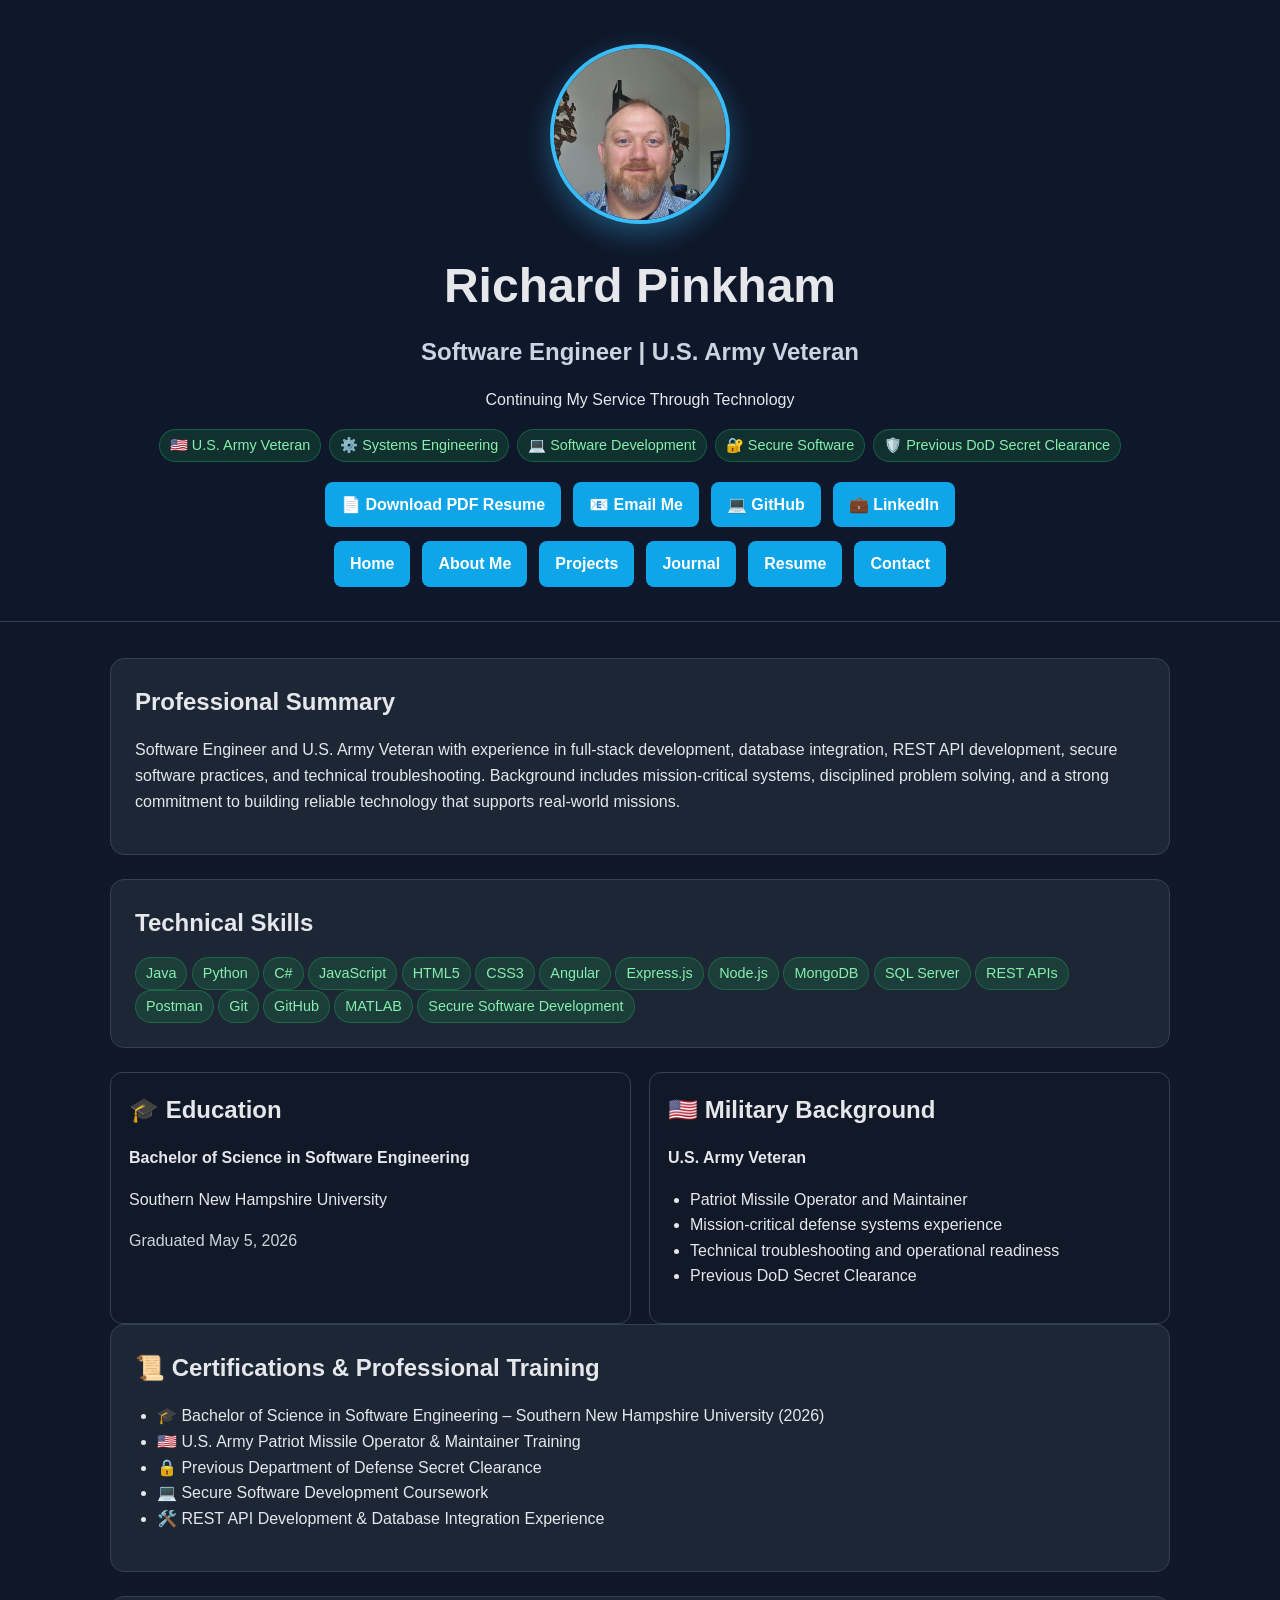
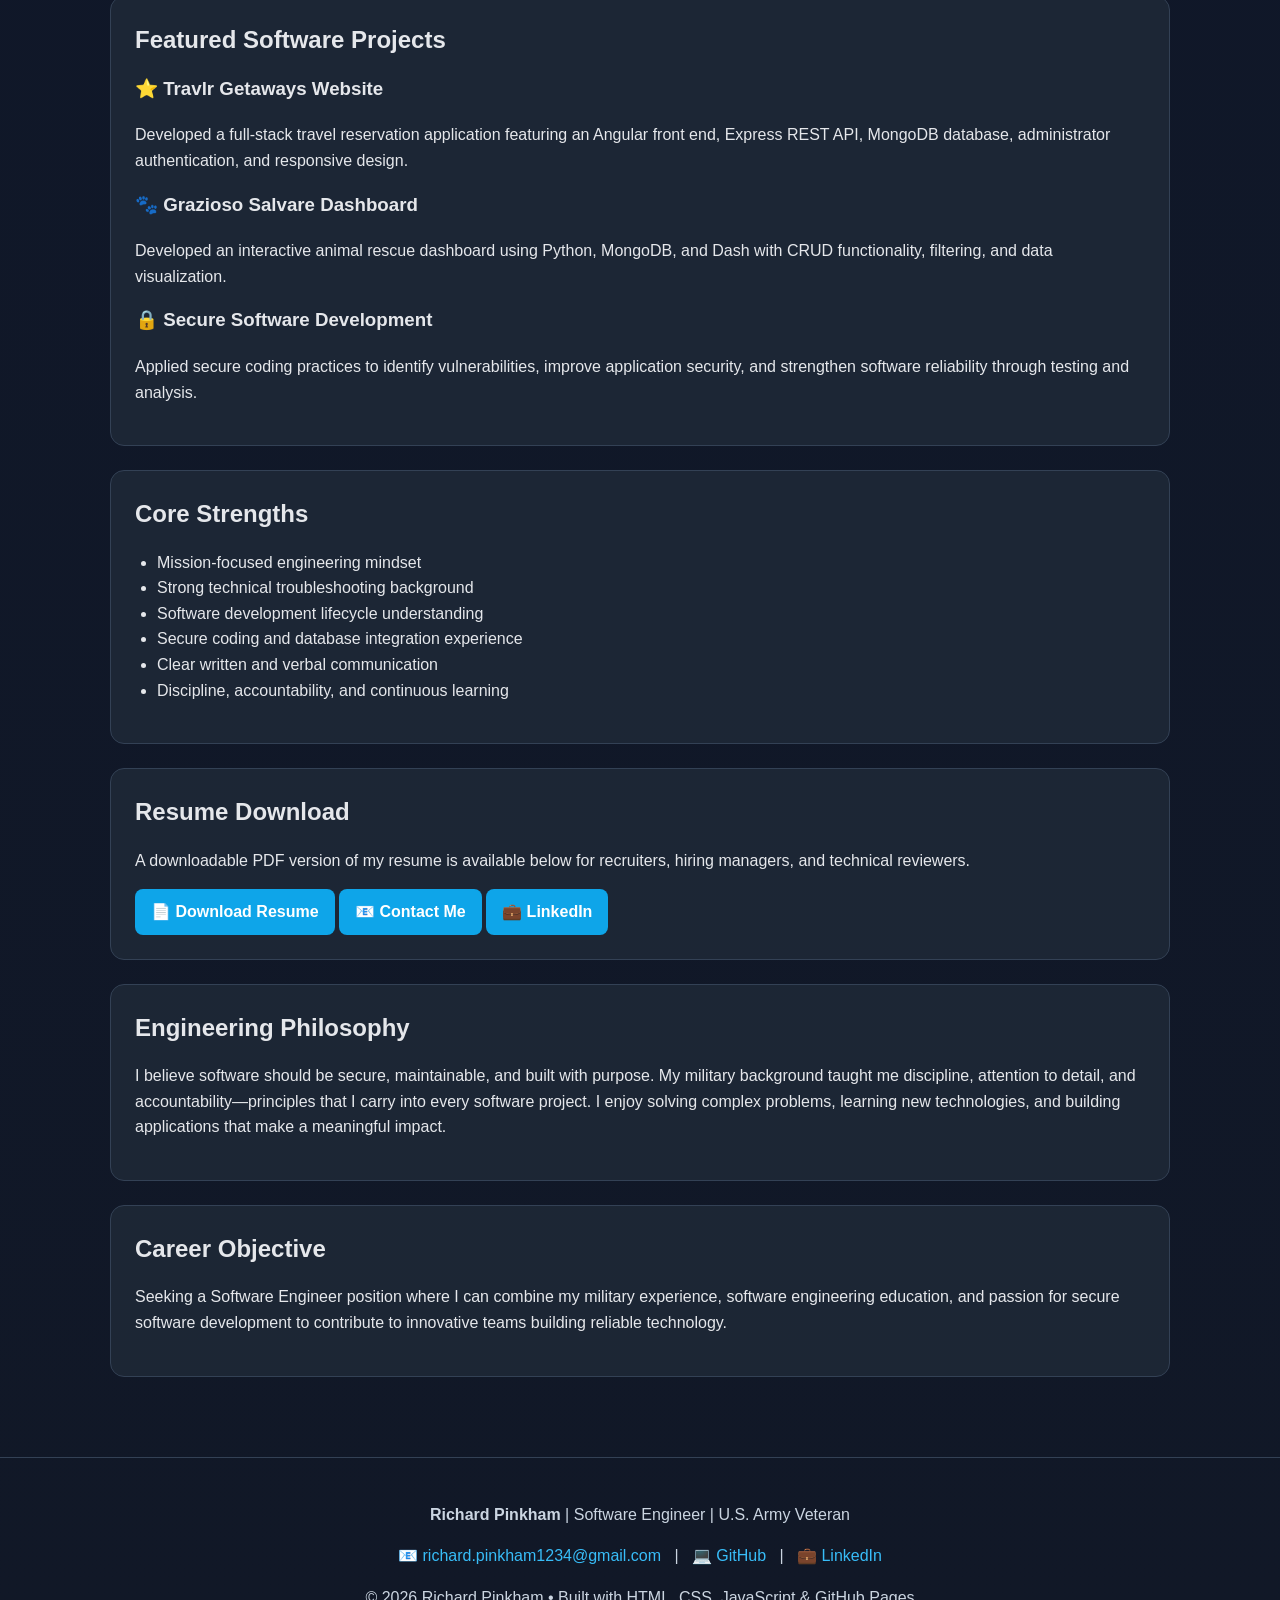
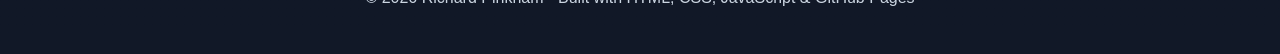
<file: Resume.html>
<!DOCTYPE html>
<html lang="en">
<head>
  <meta charset="UTF-8" />
  <meta name="viewport" content="width=device-width, initial-scale=1.0" />
  <title>Resume | Richard Pinkham</title>
  <link rel="stylesheet" href="style.css">
</head>

<body>

<header>
  <div class="wrap">
    <img src="images/Richard Pinkham.jpg" alt="Richard Pinkham" class="profile-photo">

    <h1>Richard Pinkham</h1>
    <h2 class="subtitle">Software Engineer | U.S. Army Veteran</h2>
    <p>Continuing My Service Through Technology</p>

    <div class="hero-tags">
        <span class="tag">🇺🇸 U.S. Army Veteran</span>
        <span class="tag">⚙️ Systems Engineering</span>
        <span class="tag">💻 Software Development</span>
        <span class="tag">🔐 Secure Software</span>
        <span class="tag">🛡️ Previous DoD Secret Clearance</span>
      </div>

    <div class="hero-actions">
      <a class="button" href="Richard_Pinkham_Resume.pdf">📄 Download PDF Resume</a>
      <a class="button" href="mailto:richard.pinkham1234@gmail.com">📧 Email Me</a>
      <a class="button" href="https://github.com/Pank365" target="_blank">💻 GitHub</a>
      <a class="button" href="https://www.linkedin.com/in/richard-pinkham-11373a106/" target="_blank">💼 LinkedIn</a>
    </div>

    <nav>
      <a href="index.html">Home</a>
      <a href="About-Me.html">About Me</a>
      <a href="projects.html">Projects</a>
      <a href="engineering-journal.html">Journal</a>
      <a href="Resume.html">Resume</a>
      <a href="mailto:richard.pinkham1234@gmail.com">Contact</a>
    </nav>
  </div>
</header>

<main>
  <div class="wrap">

    <section class="hero">
      <h2>Professional Summary</h2>
      <p>
        Software Engineer and U.S. Army Veteran with experience in full-stack development,
        database integration, REST API development, secure software practices, and technical
        troubleshooting. Background includes mission-critical systems, disciplined problem solving,
        and a strong commitment to building reliable technology that supports real-world missions.
      </p>
    </section>

    <section class="hero">
      <h2>Technical Skills</h2>
      <span class="tag">Java</span>
      <span class="tag">Python</span>
      <span class="tag">C#</span>
      <span class="tag">JavaScript</span>
      <span class="tag">HTML5</span>
      <span class="tag">CSS3</span>
      <span class="tag">Angular</span>
      <span class="tag">Express.js</span>
      <span class="tag">Node.js</span>
      <span class="tag">MongoDB</span>
      <span class="tag">SQL Server</span>
      <span class="tag">REST APIs</span>
      <span class="tag">Postman</span>
      <span class="tag">Git</span>
      <span class="tag">GitHub</span>
      <span class="tag">MATLAB</span>
      <span class="tag">Secure Software Development</span>
    </section>

    <section class="grid">
      <div class="card">
        <h2>🎓 Education</h2>
        <p><strong>Bachelor of Science in Software Engineering</strong></p>
        <p>Southern New Hampshire University</p>
        <p class="muted">Graduated May 5, 2026</p>
      </div>

      <div class="card">
        <h2>🇺🇸 Military Background</h2>
        <p><strong>U.S. Army Veteran</strong></p>
        <ul>
          <li>Patriot Missile Operator and Maintainer</li>
          <li>Mission-critical defense systems experience</li>
          <li>Technical troubleshooting and operational readiness</li>
          <li>Previous DoD Secret Clearance</li>
        </ul>
      </div>
    </section>

    <section class="hero">
      <h2>📜 Certifications & Professional Training</h2>

      <ul>
          <li>🎓 Bachelor of Science in Software Engineering – Southern New Hampshire University (2026)</li>
          <li>🇺🇸 U.S. Army Patriot Missile Operator & Maintainer Training</li>
          <li>🔒 Previous Department of Defense Secret Clearance</li>
          <li>💻 Secure Software Development Coursework</li>
          <li>🛠️ REST API Development & Database Integration Experience</li>
      </ul>

    </section>

    <section class="hero">
      <h2>Featured Software Projects</h2>

      <h3>⭐ Travlr Getaways Website</h3>
      <p>
        Developed a full-stack travel reservation application featuring an Angular front end,
        Express REST API, MongoDB database, administrator authentication, and responsive design.
      </p>

      <h3>🐾 Grazioso Salvare Dashboard</h3>
      <p>
        Developed an interactive animal rescue dashboard using Python, MongoDB, and Dash with
        CRUD functionality, filtering, and data visualization.
      </p>

      <h3>🔒 Secure Software Development</h3>
      <p>
        Applied secure coding practices to identify vulnerabilities, improve application security,
        and strengthen software reliability through testing and analysis.
      </p>
    </section>

    <section class="hero">
      <h2>Core Strengths</h2>
      <ul>
        <li>Mission-focused engineering mindset</li>
        <li>Strong technical troubleshooting background</li>
        <li>Software development lifecycle understanding</li>
        <li>Secure coding and database integration experience</li>
        <li>Clear written and verbal communication</li>
        <li>Discipline, accountability, and continuous learning</li>
      </ul>
    </section>

    <section class="hero">
      <h2>Resume Download</h2>
      <p>
        A downloadable PDF version of my resume is available below for recruiters,
        hiring managers, and technical reviewers.
      </p>

      <a class="button" href="Richard_Pinkham_Resume.pdf">📄 Download Resume</a>

      <a class="button" href="mailto:richard.pinkham1234@gmail.com">📧 Contact Me</a>

      <a class="button" href="https://www.linkedin.com/in/richard-pinkham-11373a106/"target="_blank">💼 LinkedIn</a>
    </section>

    <section class="hero">

      <h2>Engineering Philosophy</h2>

      <p>

        I believe software should be secure, maintainable, and built
        with purpose. My military background taught me discipline,
        attention to detail, and accountability—principles that I
        carry into every software project.

        I enjoy solving complex problems, learning new technologies,
        and building applications that make a meaningful impact.

      </p>

    </section>

    <section class="hero">

      <h2>Career Objective</h2>

      <p>

        Seeking a Software Engineer position where I can combine
        my military experience, software engineering education,
        and passion for secure software development to contribute
        to innovative teams building reliable technology.

      </p>

    </section>

  </div>
</main>

<footer>
  <p><strong>Richard Pinkham</strong> | Software Engineer | U.S. Army Veteran</p>
  <p>
    📧 <a href="mailto:richard.pinkham1234@gmail.com">richard.pinkham1234@gmail.com</a>
    &nbsp; | &nbsp;
    💻 <a href="https://github.com/Pank365" target="_blank">GitHub</a>
    &nbsp; | &nbsp;
    💼 <a href="https://www.linkedin.com/in/richard-pinkham-11373a106/" target="_blank">LinkedIn</a>
  </p>
  <p>&copy; 2026 Richard Pinkham • Built with HTML, CSS, JavaScript & GitHub Pages</p>
</footer>

</body>
</html>
</file>
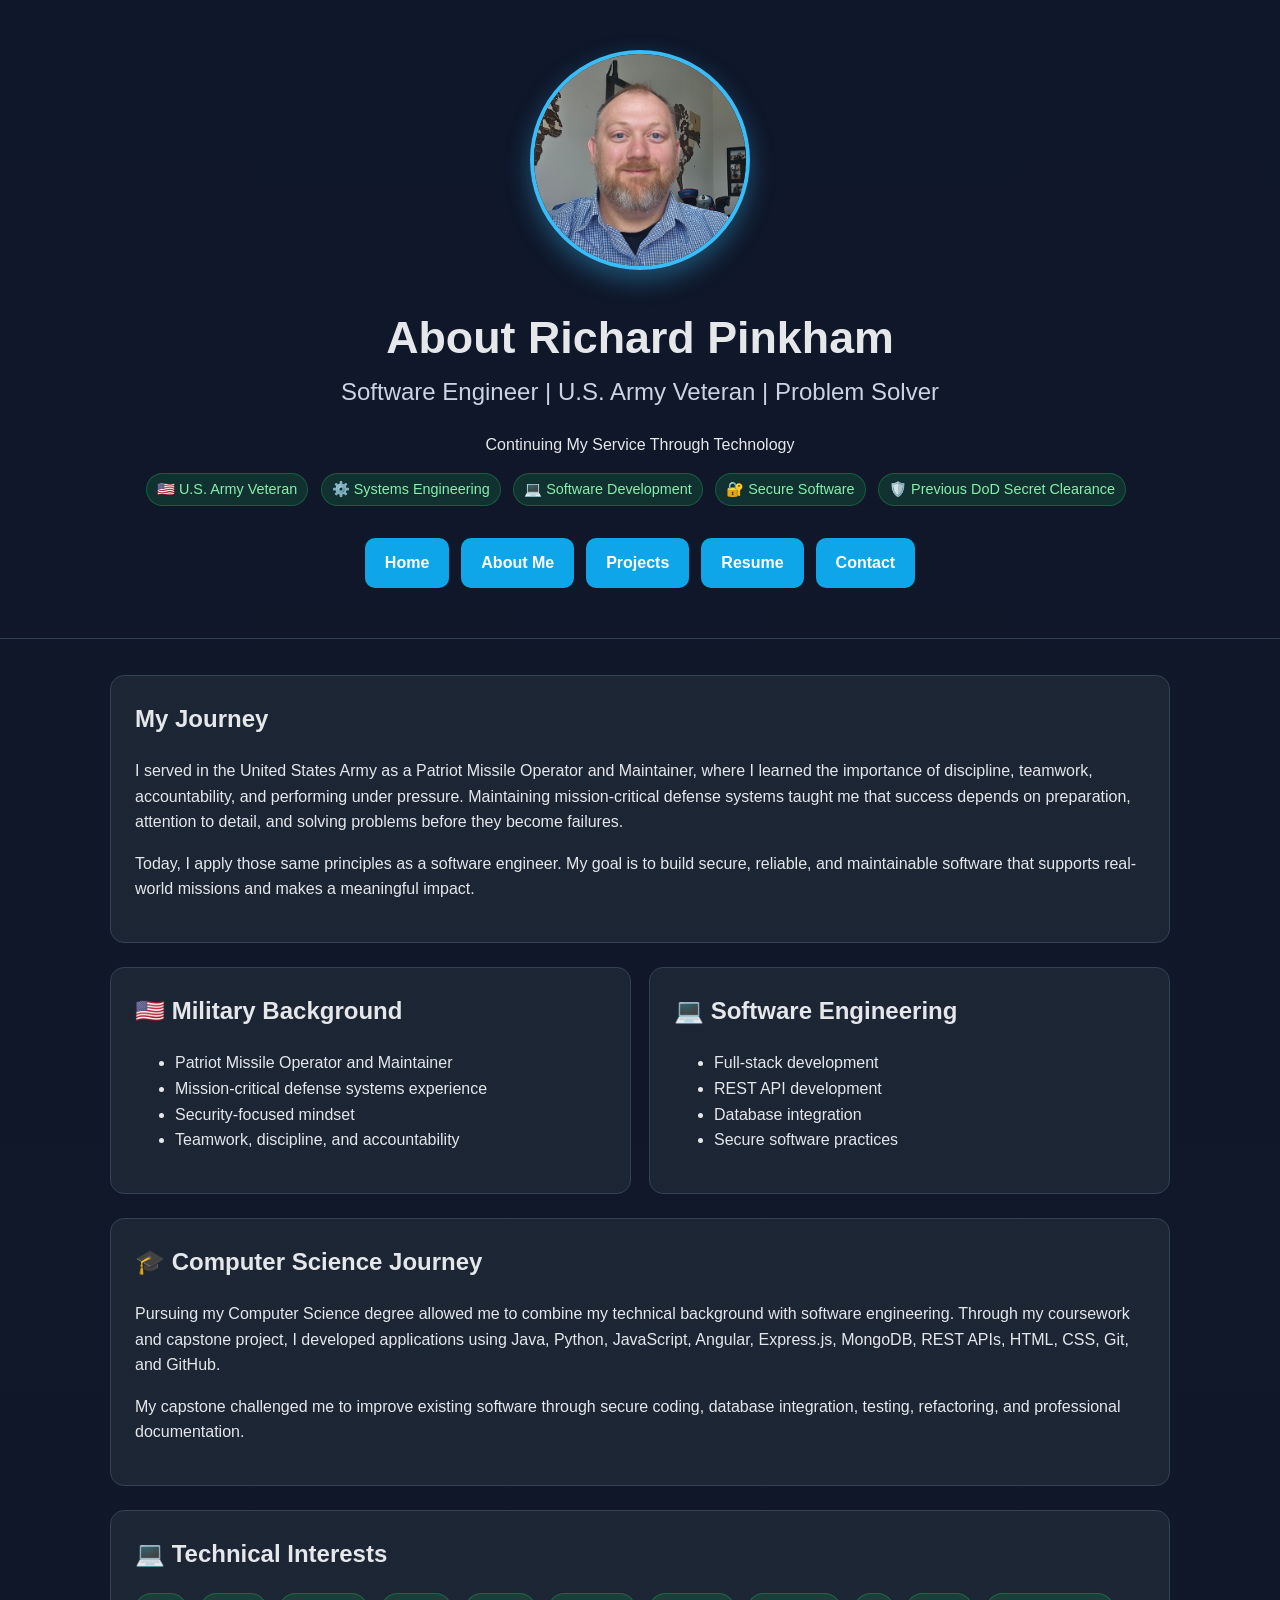
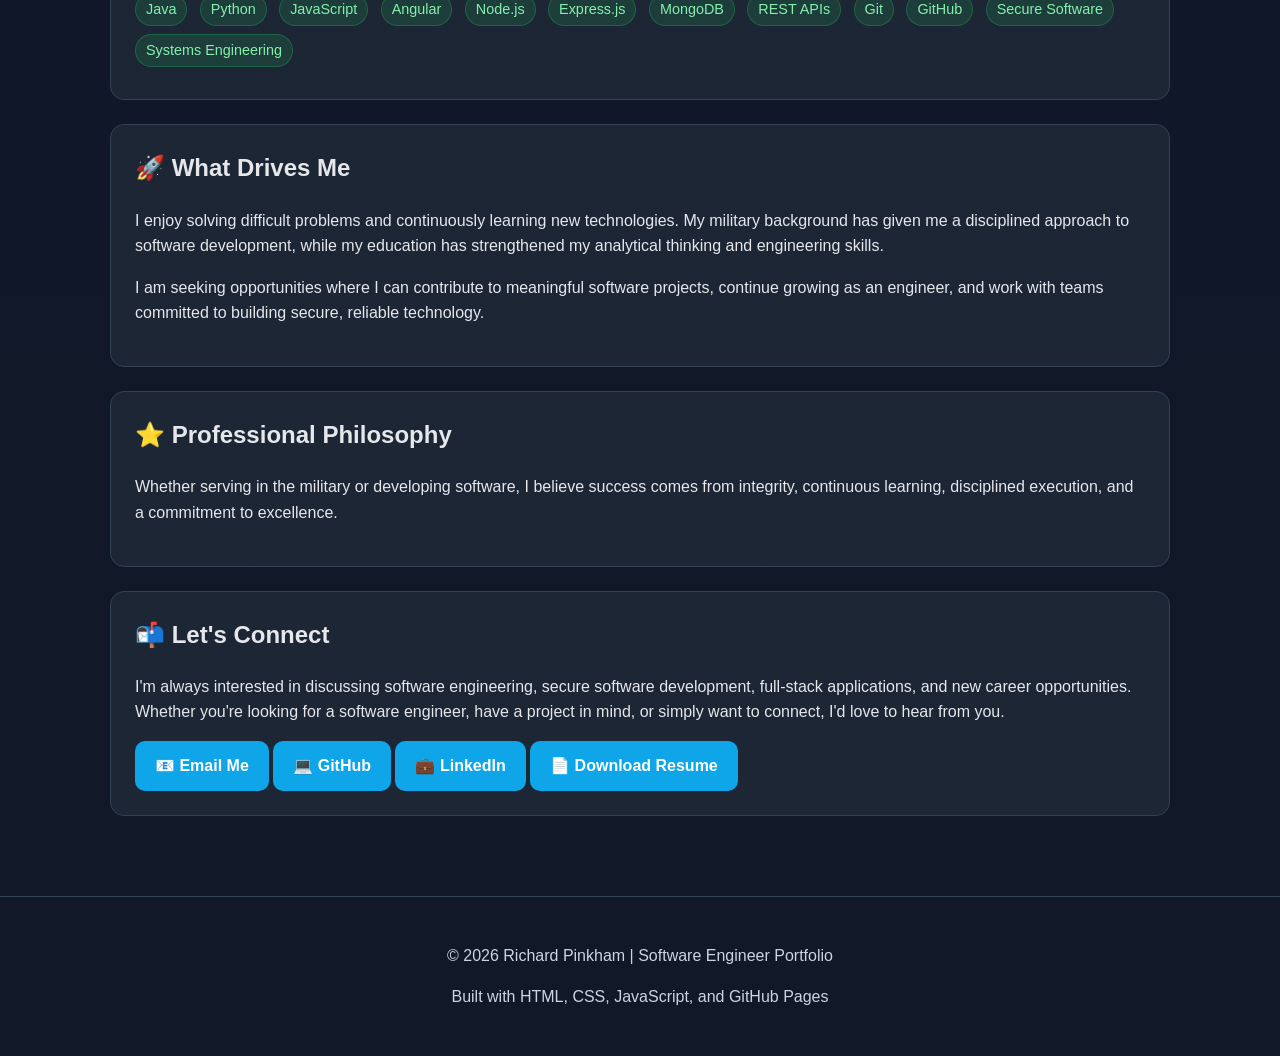
<file: self-assessment.html>
<!DOCTYPE html>
<html lang="en">
<head>
  <meta charset="UTF-8" />
  <meta name="viewport" content="width=device-width, initial-scale=1.0" />
  <title>About Me | Richard Pinkham</title>
  <style>
    :root {
      --bg: #0f172a;
      --card: #1f2937;
      --text: #e5e7eb;
      --muted: #cbd5e1;
      --accent: #38bdf8;
      --border: #334155;
    }

    * { box-sizing: border-box; }

    body {
      margin: 0;
      font-family: Arial, Helvetica, sans-serif;
      background: linear-gradient(180deg, #0f172a 0%, #111827 100%);
      color: var(--text);
      line-height: 1.6;
    }

    .wrap {
      max-width: 1100px;
      margin: 0 auto;
      padding: 0 20px;
    }

    header {
      padding: 50px 20px;
      border-bottom: 1px solid var(--border);
      text-align: center;
    }

    .profile-photo {
      width: 220px;
      height: 220px;
      object-fit: cover;
      border-radius: 50%;
      border: 4px solid var(--accent);
      box-shadow: 0 10px 25px rgba(56,189,248,.35);
      margin-bottom: 24px;
    }

    h1 {
      font-size: 2.8rem;
      margin: 0;
    }

    h2, h3 {
      margin-top: 0;
    }

    .subtitle {
      color: var(--muted);
      font-weight: 400;
    }

    nav {
      margin-top: 24px;
      display: flex;
      justify-content: center;
      gap: 12px;
      flex-wrap: wrap;
    }

    nav a, .button {
      color: white;
      text-decoration: none;
      background: #0ea5e9;
      padding: 12px 20px;
      border-radius: 10px;
      display: inline-block;
      font-weight: 600;
    }

    nav a:hover, .button:hover {
      background: #0284c7;
    }

    main {
      padding: 36px 20px 56px;
    }

    .hero, .card {
      background: rgba(31, 41, 55, 0.85);
      border: 1px solid var(--border);
      border-radius: 14px;
      padding: 24px;
      margin-bottom: 24px;
    }

    .grid {
      display: grid;
      grid-template-columns: repeat(auto-fit, minmax(260px, 1fr));
      gap: 18px;
    }

    .tag {
      display: inline-block;
      background: rgba(34, 197, 94, 0.15);
      color: #86efac;
      border: 1px solid rgba(34, 197, 94, 0.3);
      padding: 4px 10px;
      border-radius: 999px;
      font-size: 0.9rem;
      margin-right: 8px;
      margin-bottom: 8px;
    }

    .muted {
      color: var(--muted);
    }

    footer {
      border-top: 1px solid var(--border);
      padding: 30px 20px;
      color: var(--muted);
      text-align: center;
    }
  </style>
</head>

<body>

  <header>
    <div class="wrap">
      <img src="images/Richard Pinkham.jpg"
         alt="Richard Pinkham"
         class="profile-photo">

      <h1>About Richard Pinkham</h1>
      <h2 class="subtitle">Software Engineer | U.S. Army Veteran | Problem Solver</h2>
      <p>Continuing My Service Through Technology</p>

      <div class="hero-tags">
        <span class="tag">🇺🇸 U.S. Army Veteran</span>
        <span class="tag">⚙️ Systems Engineering</span>
        <span class="tag">💻 Software Development</span>
        <span class="tag">🔐 Secure Software</span>
        <span class="tag">🛡️ Previous DoD Secret Clearance</span>
      </div>

      <nav>
        <a href="index.html">Home</a>
        <a href="self-assessment.html">About Me</a>
        <a href="travlr-project.html">Projects</a>
        <a href="Richard_Pinkham_Resume.pdf">Resume</a>
        <a href="mailto:richard.pinkham1234@gmail.com">Contact</a>
      </nav>
    </div>
  </header>

  <main>
    <div class="wrap">

      <section class="hero">
        <h2> My Journey</h2>
        <p>
          I served in the United States Army as a Patriot Missile Operator and Maintainer,
          where I learned the importance of discipline, teamwork, accountability, and
          performing under pressure. Maintaining mission-critical defense systems taught me
          that success depends on preparation, attention to detail, and solving problems
          before they become failures.
        </p>
        <p>
          Today, I apply those same principles as a software engineer. My goal is to build
          secure, reliable, and maintainable software that supports real-world missions
          and makes a meaningful impact.
        </p>
      </section>

      <section class="grid">
        <div class="card">
          <h2>🇺🇸 Military Background</h2>
          <ul>
            <li>Patriot Missile Operator and Maintainer</li>
            <li>Mission-critical defense systems experience</li>
            <li>Security-focused mindset</li>
            <li>Teamwork, discipline, and accountability</li>
          </ul>
        </div>

        <div class="card">
          <h2>💻 Software Engineering</h2>
          <ul>
            <li>Full-stack development</li>
            <li>REST API development</li>
            <li>Database integration</li>
            <li>Secure software practices</li>
          </ul>
        </div>
      </section>

      <section class="hero">
        <h2>🎓 Computer Science Journey</h2>
        <p>
          Pursuing my Computer Science degree allowed me to combine my technical background
          with software engineering. Through my coursework and capstone project, I developed
          applications using Java, Python, JavaScript, Angular, Express.js, MongoDB, REST APIs,
          HTML, CSS, Git, and GitHub.
        </p>
        <p>
          My capstone challenged me to improve existing software through secure coding,
          database integration, testing, refactoring, and professional documentation.
        </p>
      </section>

      <section class="hero">
        <h2>💻 Technical Interests</h2>
        <span class="tag">Java</span>
        <span class="tag">Python</span>
        <span class="tag">JavaScript</span>
        <span class="tag">Angular</span>
        <span class="tag">Node.js</span>
        <span class="tag">Express.js</span>
        <span class="tag">MongoDB</span>
        <span class="tag">REST APIs</span>
        <span class="tag">Git</span>
        <span class="tag">GitHub</span>
        <span class="tag">Secure Software</span>
        <span class="tag">Systems Engineering</span>
      </section>

      <section class="hero">
        <h2>🚀 What Drives Me</h2>
        <p>
          I enjoy solving difficult problems and continuously learning new technologies.
          My military background has given me a disciplined approach to software development,
          while my education has strengthened my analytical thinking and engineering skills.
        </p>
        <p>
          I am seeking opportunities where I can contribute to meaningful software projects,
          continue growing as an engineer, and work with teams committed to building secure,
          reliable technology.
        </p>
      </section>

      <section class="hero">
        <h2>⭐ Professional Philosophy</h2>
        <p>
          Whether serving in the military or developing software, I believe success comes from
          integrity, continuous learning, disciplined execution, and a commitment to excellence.
        </p>
      </section>
      <section class="hero">
          <h2>📬 Let's Connect</h2>

          <p>
              I'm always interested in discussing software engineering,
              secure software development, full-stack applications,
              and new career opportunities. Whether you're looking for a
              software engineer, have a project in mind, or simply want to
              connect, I'd love to hear from you.
          </p>

          <div class="hero-actions">
              <a class="button" href="mailto:richard.pinkham1234@gmail.com">
                  📧 Email Me
              </a>

              <a class="button" href="https://github.com/Pank365" target="_blank">
                  💻 GitHub
              </a>

              <a class="button" href="https://www.linkedin.com/in/richard-pinkham-11373a106/" target="_blank">
                  💼 LinkedIn
              </a>

              <a class="button" href="Richard_Pinkham_Resume.pdf">
                  📄 Download Resume
              </a>
          </div>
      </section>

    </div>
  </main>

  <footer>
    <p>&copy; 2026 Richard Pinkham | Software Engineer Portfolio</p>
    <p>Built with HTML, CSS, JavaScript, and GitHub Pages</p>
  </footer>

</body>
</html>
</file>
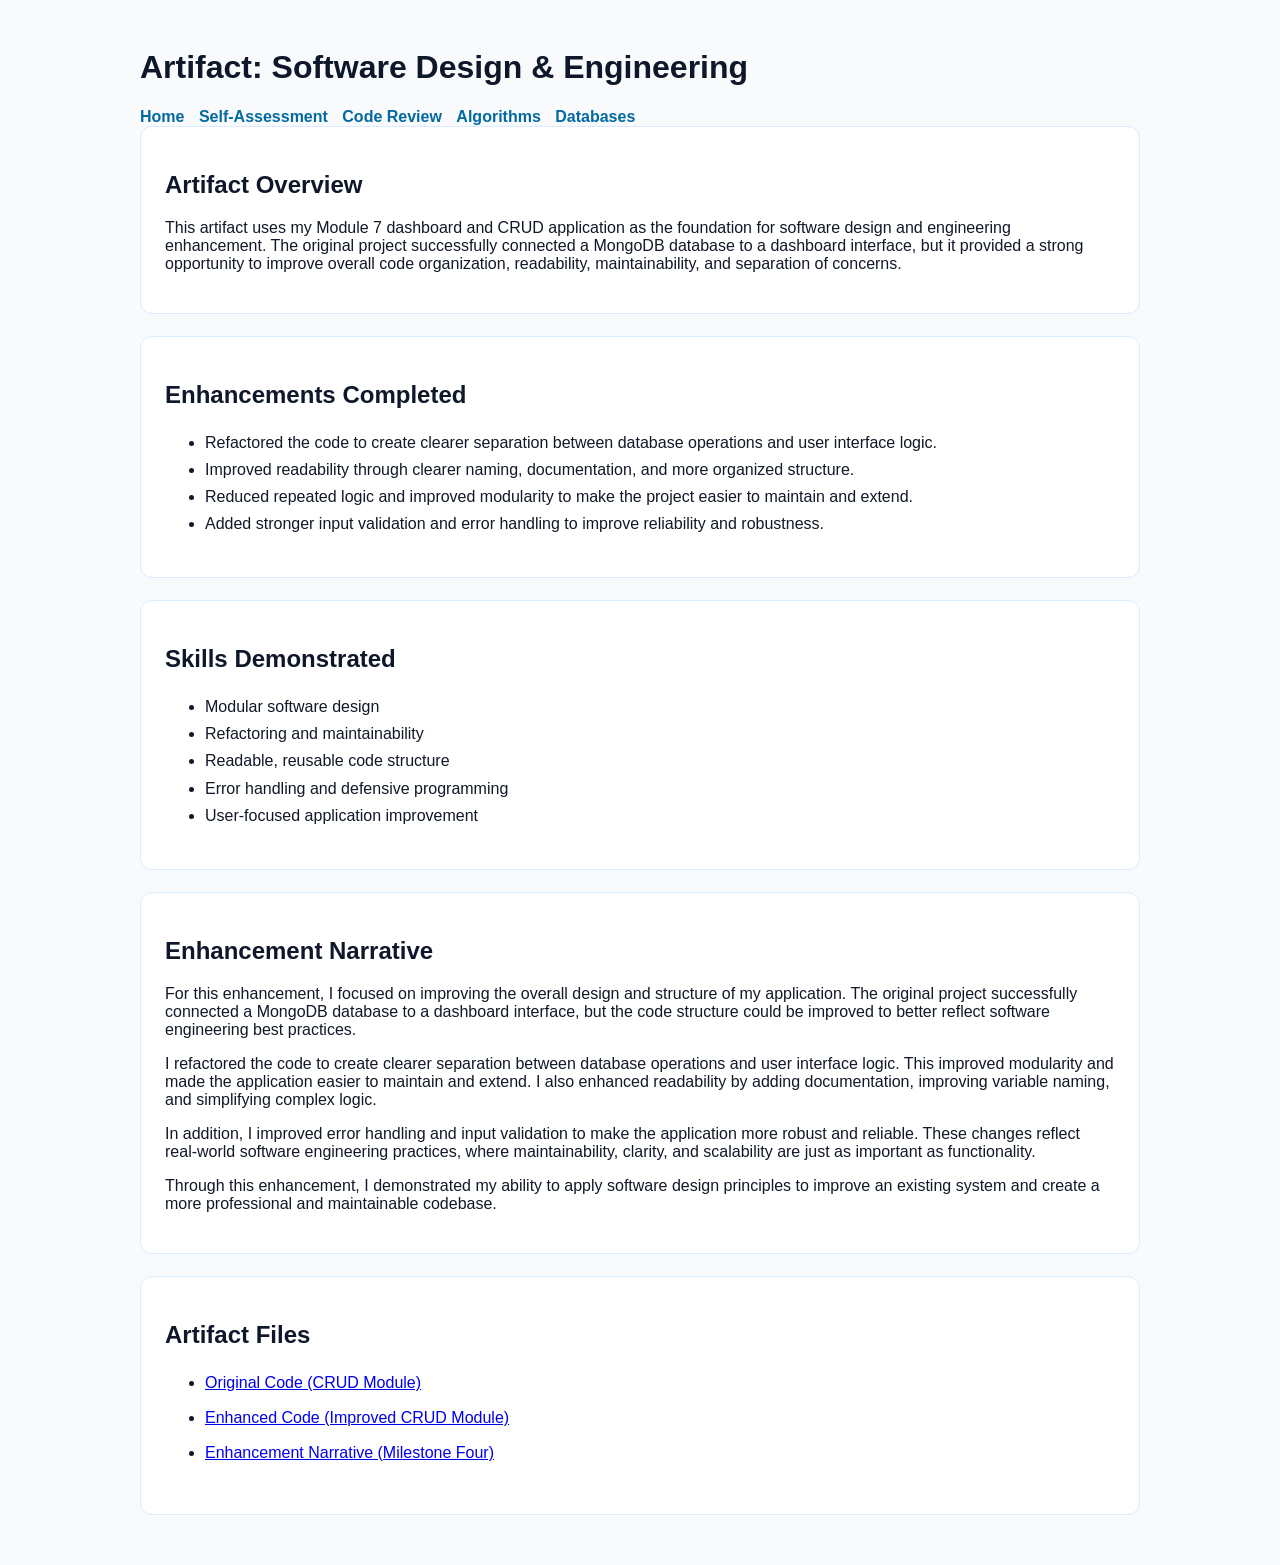
<file: software-design.html>
<!DOCTYPE html>
<html lang="en">
<head>
  <meta charset="UTF-8" />
  <meta name="viewport" content="width=device-width, initial-scale=1.0" />
  <title>Software Design & Engineering | Richard Pinkham</title>
  <style>
    body { font-family: Arial, Helvetica, sans-serif; margin: 0; background: #f8fafc; color: #111827; }
    .wrap { max-width: 1000px; margin: 0 auto; padding: 28px; }
    .panel { background: white; border: 1px solid #dbeafe; border-radius: 12px; padding: 24px; margin-bottom: 22px; }
    nav a { margin-right: 10px; color: #0369a1; text-decoration: none; font-weight: bold; }
    h1, h2, h3 { color: #0f172a; }
    ul { line-height: 1.7; }
    .links a { display: inline-block; margin-right: 12px; margin-bottom: 8px; }
  </style>
</head>
<body>
  <div class="wrap">
    <h1>Artifact: Software Design &amp; Engineering</h1>
    <nav>
      <a href="index.html">Home</a>
      <a href="self-assessment.html">Self-Assessment</a>
      <a href="code-review.html">Code Review</a>
      <a href="algorithms.html">Algorithms</a>
      <a href="databases.html">Databases</a>
    </nav>

    <div class="panel">
      <h2>Artifact Overview</h2>
      <p>This artifact uses my Module 7 dashboard and CRUD application as the foundation for software design and engineering enhancement. The original project successfully connected a MongoDB database to a dashboard interface, but it provided a strong opportunity to improve overall code organization, readability, maintainability, and separation of concerns.</p>
    </div>

    <div class="panel">
      <h2>Enhancements Completed</h2>
      <ul>
        <li>Refactored the code to create clearer separation between database operations and user interface logic.</li>
        <li>Improved readability through clearer naming, documentation, and more organized structure.</li>
        <li>Reduced repeated logic and improved modularity to make the project easier to maintain and extend.</li>
        <li>Added stronger input validation and error handling to improve reliability and robustness.</li>
      </ul>
    </div>

    <div class="panel">
      <h2>Skills Demonstrated</h2>
      <ul>
        <li>Modular software design</li>
        <li>Refactoring and maintainability</li>
        <li>Readable, reusable code structure</li>
        <li>Error handling and defensive programming</li>
        <li>User-focused application improvement</li>
      </ul>
    </div>

    <div class="panel">
      <h2>Enhancement Narrative</h2>
      <p>For this enhancement, I focused on improving the overall design and structure of my application. The original project successfully connected a MongoDB database to a dashboard interface, but the code structure could be improved to better reflect software engineering best practices.</p>
      <p>I refactored the code to create clearer separation between database operations and user interface logic. This improved modularity and made the application easier to maintain and extend. I also enhanced readability by adding documentation, improving variable naming, and simplifying complex logic.</p>
      <p>In addition, I improved error handling and input validation to make the application more robust and reliable. These changes reflect real-world software engineering practices, where maintainability, clarity, and scalability are just as important as functionality.</p>
      <p>Through this enhancement, I demonstrated my ability to apply software design principles to improve an existing system and create a more professional and maintainable codebase.</p>
    </div>

    <div class="panel links">
  <h2>Artifact Files</h2>

  <ul>
    <li>
      <a href="https://github.com/Pank365/CS-499-Computer-Science-Capstone/blob/main/Module%207%20project%202/CRUD_Python_Module.py" target="_blank">
        Original Code (CRUD Module)
      </a>
    </li>
    <li>
      <a href="https://github.com/Pank365/CS-499-Computer-Science-Capstone/blob/main/Module%207%20project%202/CRUD_Python_Module_enhanced.py" target="_blank">
        Enhanced Code (Improved CRUD Module)
      </a>
    </li>
    <li>
      <a href="https://github.com/Pank365/CS-499-Computer-Science-Capstone/blob/main/Milestone%20Four%20enhancement%20narrative.docx" target="_blank">
        Enhancement Narrative (Milestone Four)
      </a>
    </li>
  </ul>
</div>
</file>
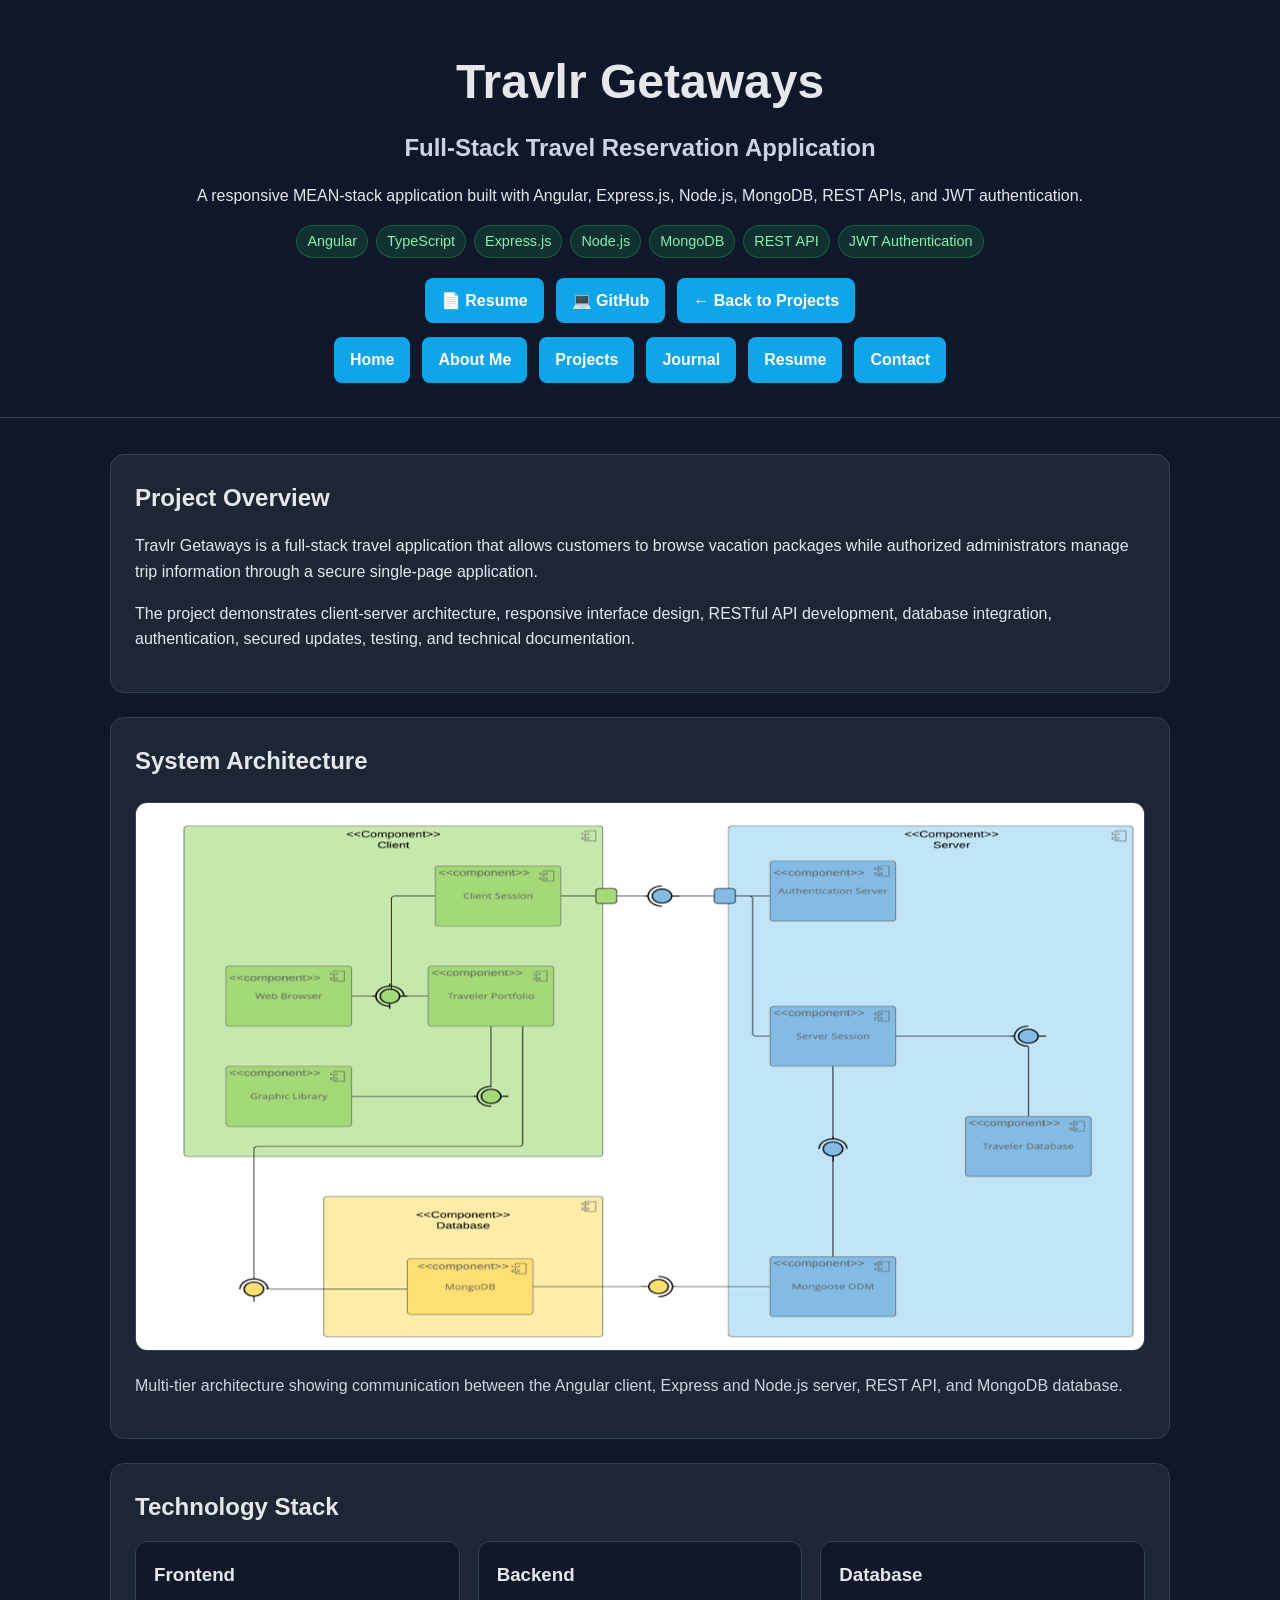
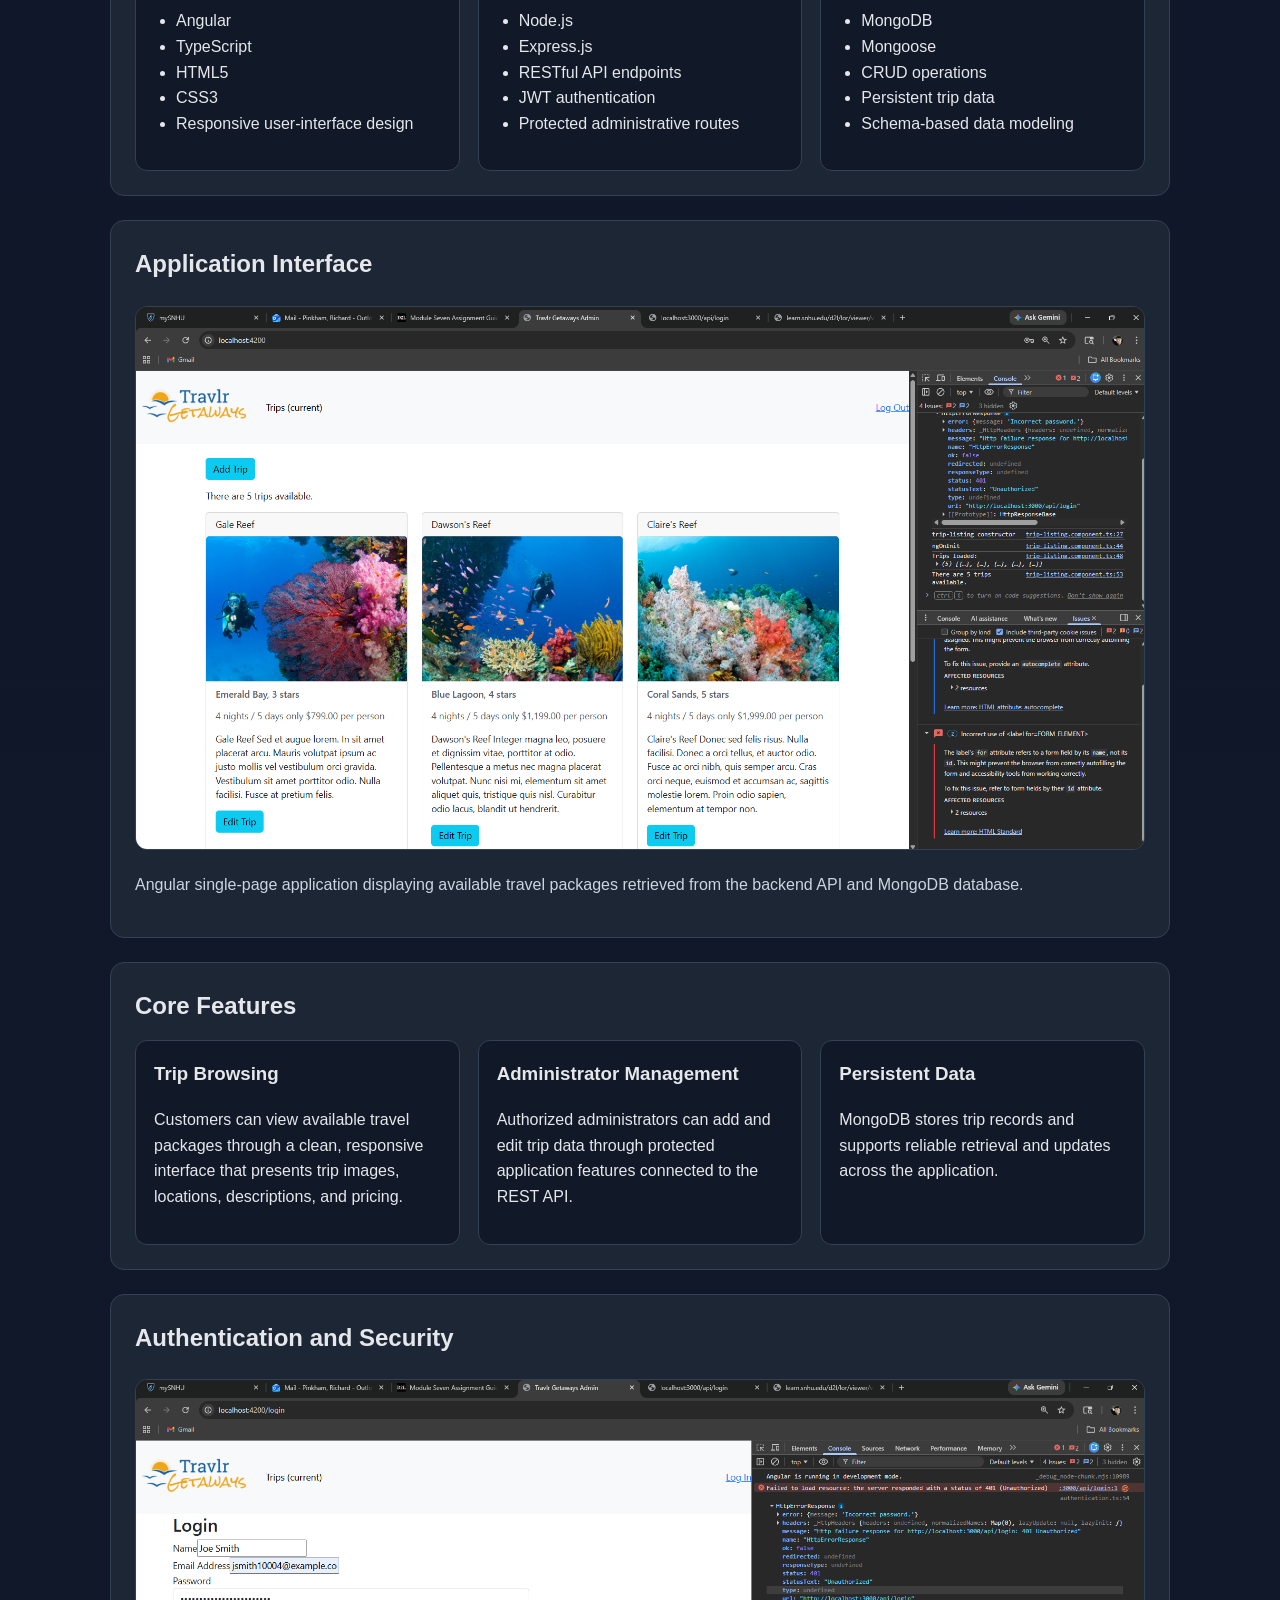
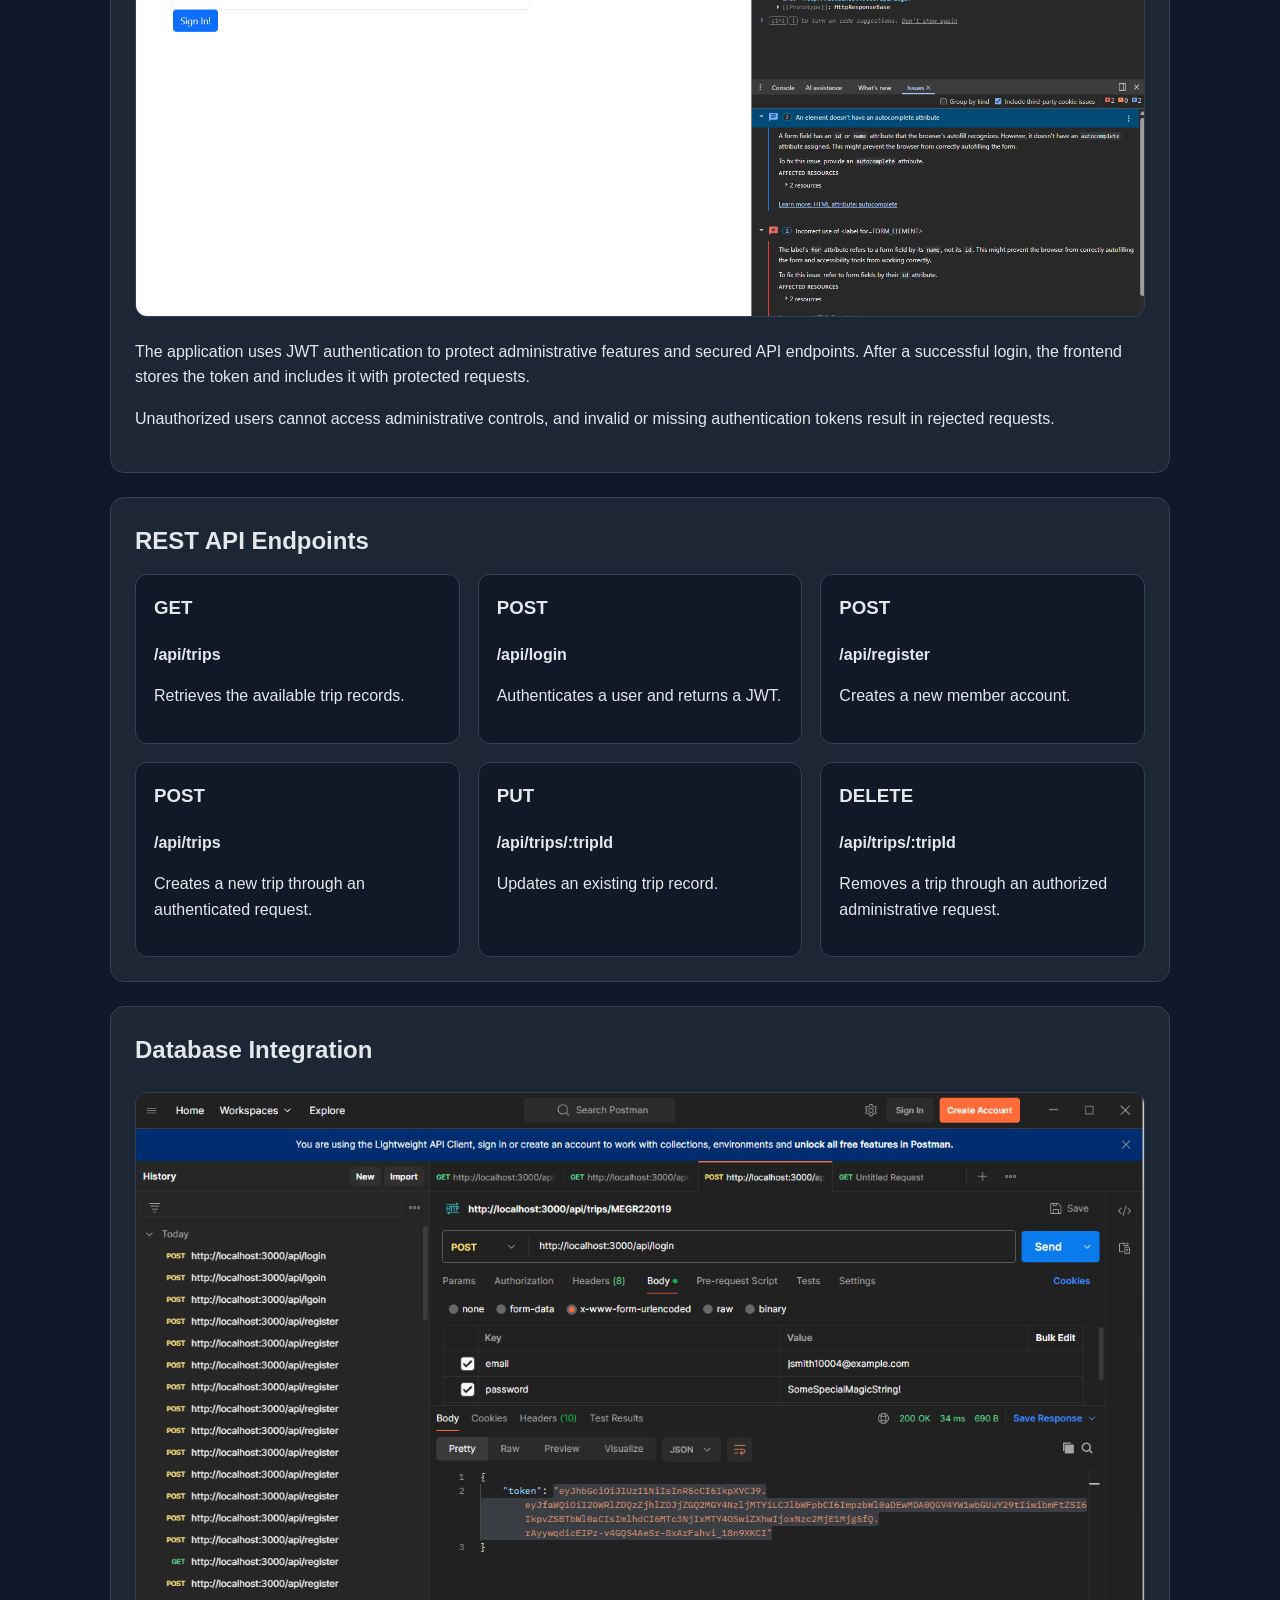
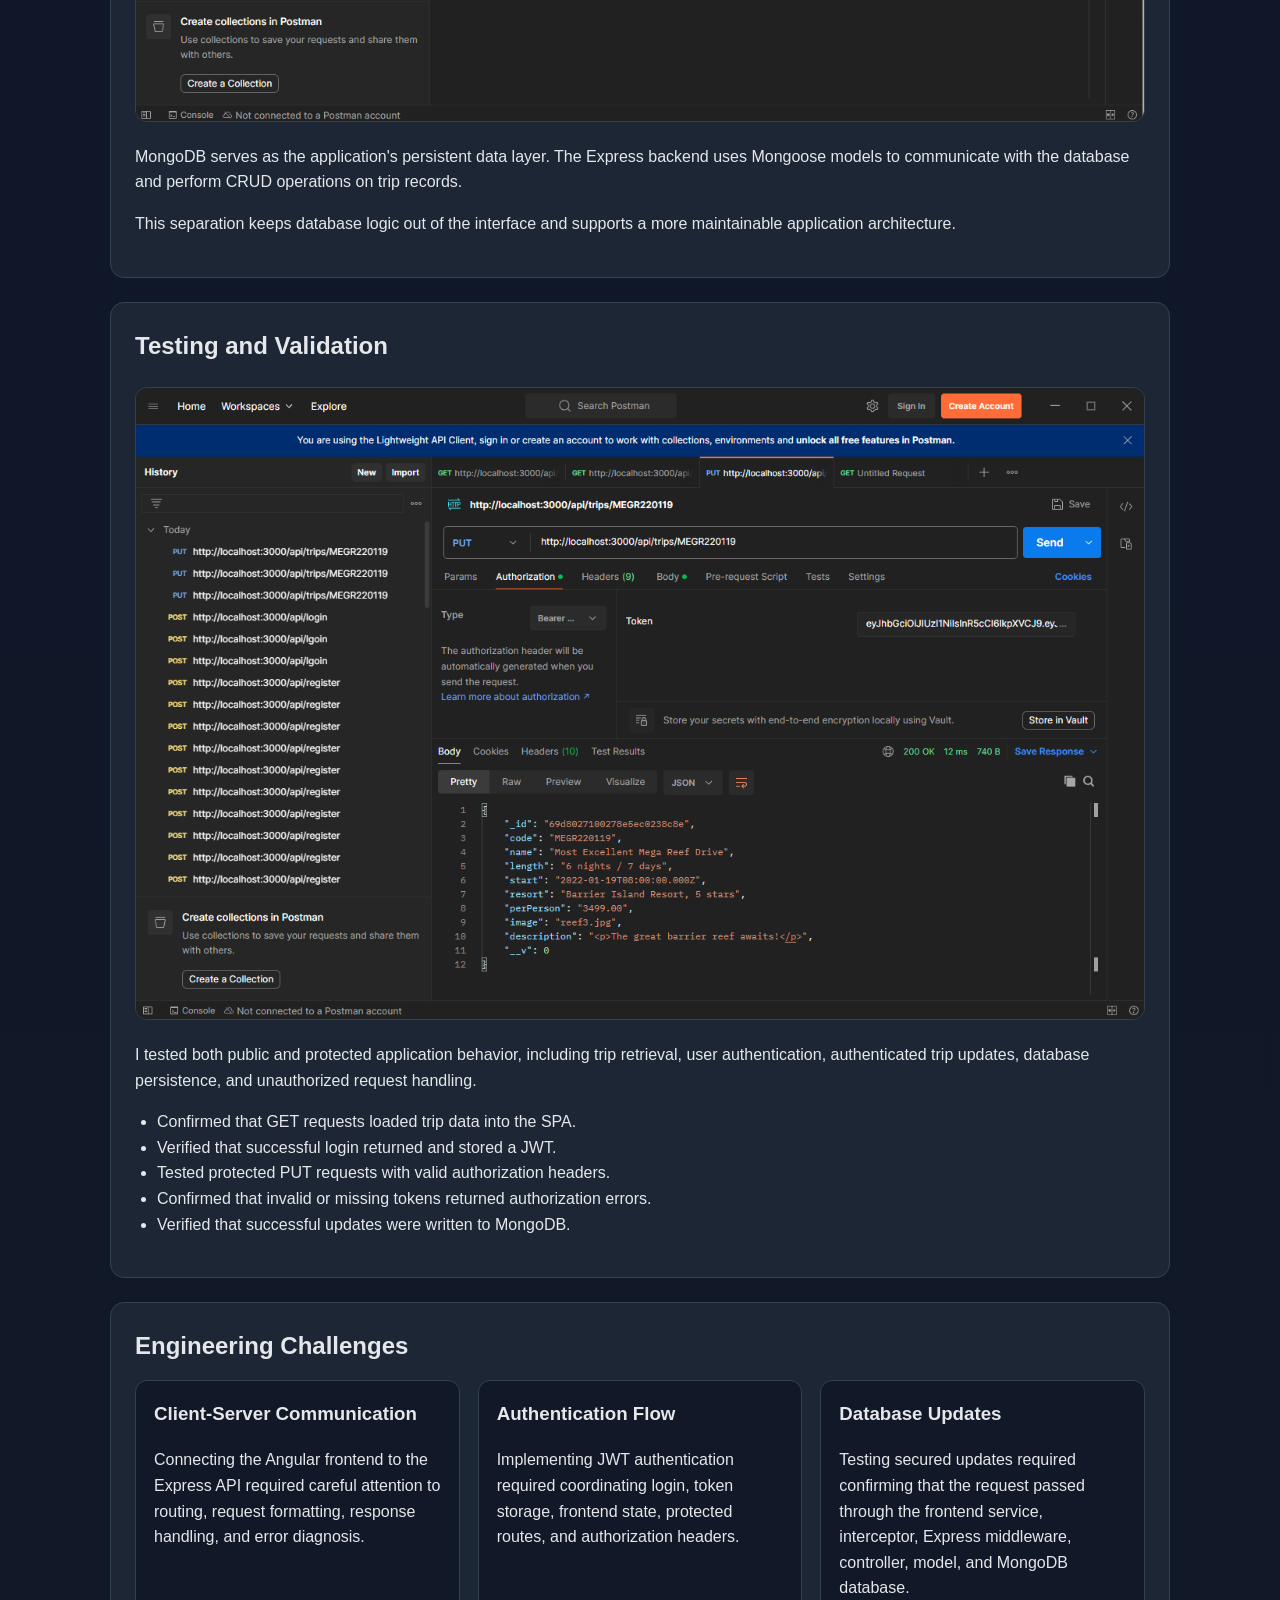
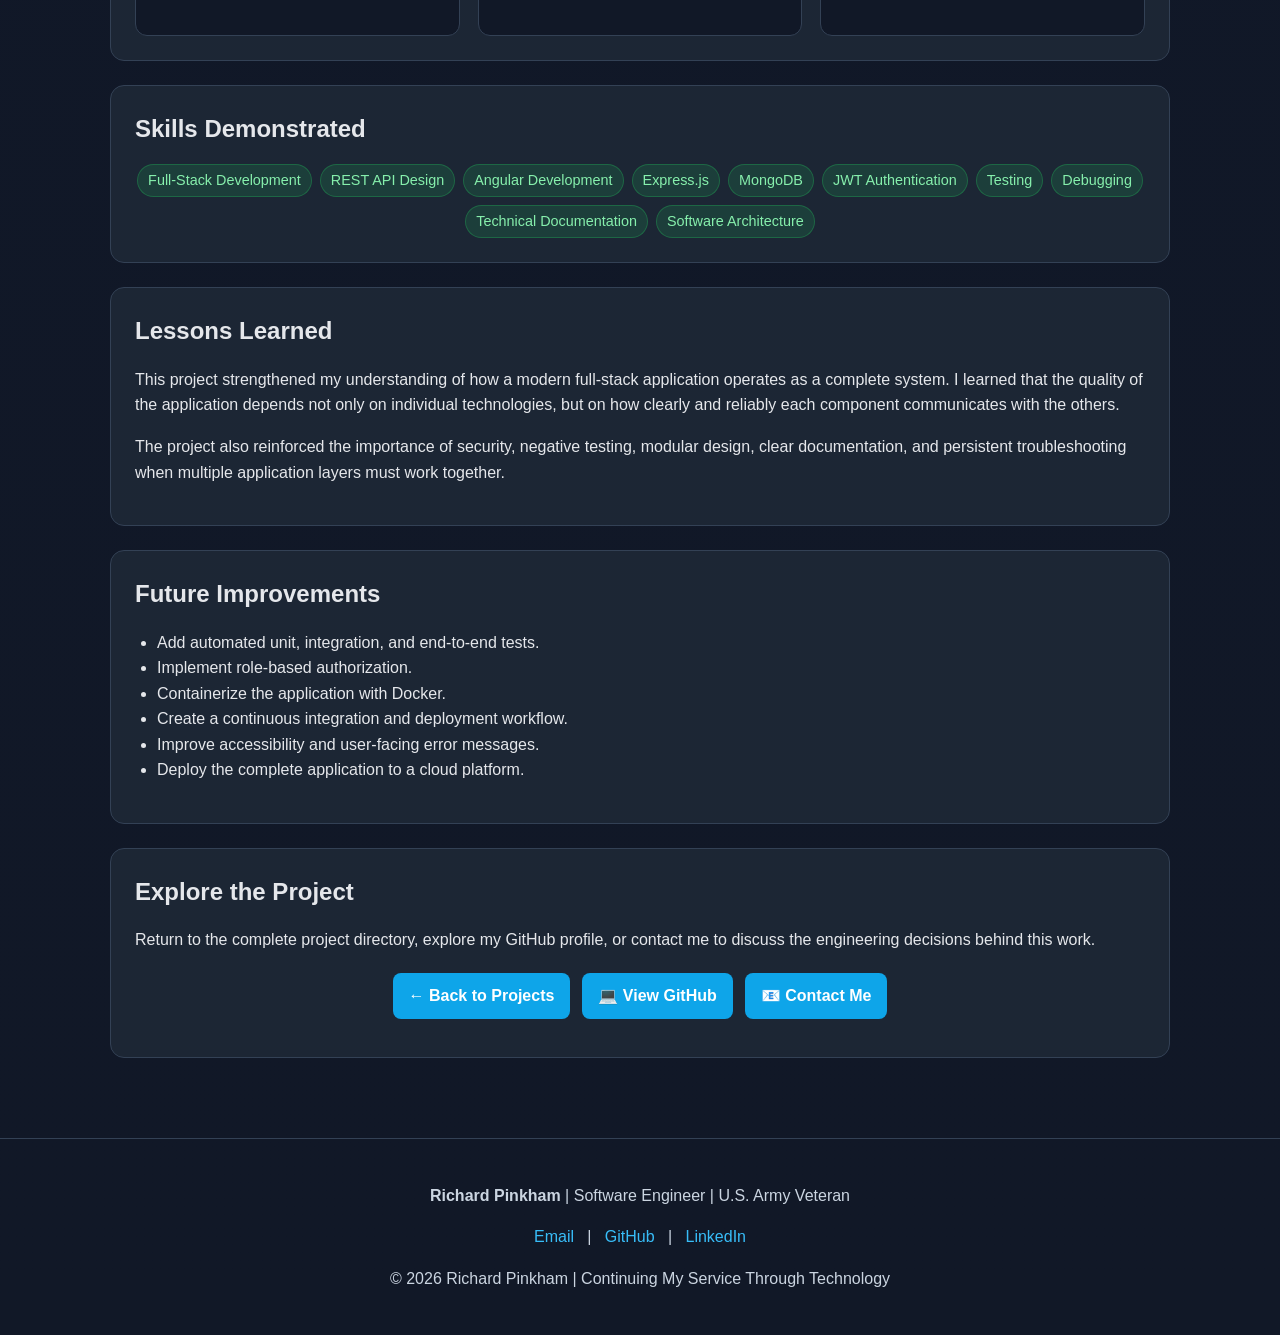
<file: travlr-project.html>
<!DOCTYPE html>
<html lang="en">
<head>
  <meta charset="UTF-8">
  <meta name="viewport" content="width=device-width, initial-scale=1.0">

  <title>Travlr Getaways | Richard Pinkham</title>

  <meta
    name="description"
    content="Travlr Getaways full-stack software engineering case study by Richard Pinkham."
  >

  <link rel="stylesheet" href="style.css">
</head>

<body>

  <header>
    <div class="wrap">

      <h1>Travlr Getaways</h1>

      <h2 class="subtitle">
        Full-Stack Travel Reservation Application
      </h2>

      <p>
        A responsive MEAN-stack application built with Angular,
        Express.js, Node.js, MongoDB, REST APIs, and JWT authentication.
      </p>

      <div class="hero-tags">
        <span class="tag">Angular</span>
        <span class="tag">TypeScript</span>
        <span class="tag">Express.js</span>
        <span class="tag">Node.js</span>
        <span class="tag">MongoDB</span>
        <span class="tag">REST API</span>
        <span class="tag">JWT Authentication</span>
      </div>

      <div class="hero-actions">

        <a
          class="button"
          href="Richard_Pinkham_Resume.pdf"
        >
          📄 Resume
        </a>

        <a
          class="button"
          href="https://github.com/Pank365"
          target="_blank"
          rel="noopener noreferrer"
        >
          💻 GitHub
        </a>

        <a
          class="button"
          href="projects.html"
        >
          ← Back to Projects
        </a>

      </div>

      <nav>
        <a href="index.html">Home</a>
        <a href="About-Me.html">About Me</a>
        <a href="projects.html">Projects</a>
        <a href="engineering-journal.html">Journal</a>
        <a href="Resume.html">Resume</a>
        <a href="mailto:richard.pinkham1234@gmail.com">Contact</a>
      </nav>

    </div>
  </header>

  <main>
    <div class="wrap">

      <section class="hero">

        <h2>Project Overview</h2>

        <p>
          Travlr Getaways is a full-stack travel application that allows
          customers to browse vacation packages while authorized administrators
          manage trip information through a secure single-page application.
        </p>

        <p>
          The project demonstrates client-server architecture, responsive
          interface design, RESTful API development, database integration,
          authentication, secured updates, testing, and technical documentation.
        </p>

      </section>

      <section class="hero">

        <h2>System Architecture</h2>

        <img
          class="project-image"
          src="images/Screenshot 2026-07-07 102539.png"
          alt="Travlr Getaways system architecture diagram"
        >

        <p class="muted">
          Multi-tier architecture showing communication between the Angular
          client, Express and Node.js server, REST API, and MongoDB database.
        </p>

      </section>

      <section class="hero">

        <h2>Technology Stack</h2>

        <div class="grid">

          <div class="card">
            <h3>Frontend</h3>

            <ul>
              <li>Angular</li>
              <li>TypeScript</li>
              <li>HTML5</li>
              <li>CSS3</li>
              <li>Responsive user-interface design</li>
            </ul>
          </div>

          <div class="card">
            <h3>Backend</h3>

            <ul>
              <li>Node.js</li>
              <li>Express.js</li>
              <li>RESTful API endpoints</li>
              <li>JWT authentication</li>
              <li>Protected administrative routes</li>
            </ul>
          </div>

          <div class="card">
            <h3>Database</h3>

            <ul>
              <li>MongoDB</li>
              <li>Mongoose</li>
              <li>CRUD operations</li>
              <li>Persistent trip data</li>
              <li>Schema-based data modeling</li>
            </ul>
          </div>

        </div>

      </section>

      <section class="hero">

        <h2>Application Interface</h2>

        <img
          class="project-image"
          src="images/Screenshot 2026-04-14 220104.png"
          alt="Travlr Getaways trip listing interface"
        >

        <p class="muted">
          Angular single-page application displaying available travel packages
          retrieved from the backend API and MongoDB database.
        </p>

      </section>

      <section class="hero">

        <h2>Core Features</h2>

        <div class="grid">

          <div class="card">
            <h3>Trip Browsing</h3>

            <p>
              Customers can view available travel packages through a clean,
              responsive interface that presents trip images, locations,
              descriptions, and pricing.
            </p>
          </div>

          <div class="card">
            <h3>Administrator Management</h3>

            <p>
              Authorized administrators can add and edit trip data through
              protected application features connected to the REST API.
            </p>
          </div>

          <div class="card">
            <h3>Persistent Data</h3>

            <p>
              MongoDB stores trip records and supports reliable retrieval and
              updates across the application.
            </p>
          </div>

        </div>

      </section>

      <section class="hero">

        <h2>Authentication and Security</h2>

        <img
          class="project-image"
          src="images/Screenshot 2026-04-14 215747.png"
          alt="Travlr administrator login and authentication interface"
        >

        <p>
          The application uses JWT authentication to protect administrative
          features and secured API endpoints. After a successful login, the
          frontend stores the token and includes it with protected requests.
        </p>

        <p>
          Unauthorized users cannot access administrative controls, and invalid
          or missing authentication tokens result in rejected requests.
        </p>

      </section>

      <section class="hero">

        <h2>REST API Endpoints</h2>

        <div class="grid">

          <div class="card">
            <h3>GET</h3>
            <p><strong>/api/trips</strong></p>
            <p>Retrieves the available trip records.</p>
          </div>

          <div class="card">
            <h3>POST</h3>
            <p><strong>/api/login</strong></p>
            <p>Authenticates a user and returns a JWT.</p>
          </div>

          <div class="card">
            <h3>POST</h3>
            <p><strong>/api/register</strong></p>
            <p>Creates a new member account.</p>
          </div>

          <div class="card">
            <h3>POST</h3>
            <p><strong>/api/trips</strong></p>
            <p>Creates a new trip through an authenticated request.</p>
          </div>

          <div class="card">
            <h3>PUT</h3>
            <p><strong>/api/trips/:tripId</strong></p>
            <p>Updates an existing trip record.</p>
          </div>

          <div class="card">
            <h3>DELETE</h3>
            <p><strong>/api/trips/:tripId</strong></p>
            <p>Removes a trip through an authorized administrative request.</p>
          </div>

        </div>

      </section>

      <section class="hero">

        <h2>Database Integration</h2>

        <img
          class="project-image"
          src="images/Screenshot 2026-04-14 192613.png"
          alt="MongoDB data used by the Travlr application"
        >

        <p>
          MongoDB serves as the application's persistent data layer. The Express
          backend uses Mongoose models to communicate with the database and
          perform CRUD operations on trip records.
        </p>

        <p>
          This separation keeps database logic out of the interface and supports
          a more maintainable application architecture.
        </p>

      </section>

      <section class="hero">

        <h2>Testing and Validation</h2>

        <img
          class="project-image"
          src="images/Screenshot 2026-04-14 193353.png"
          alt="Travlr API testing and validation"
        >

        <p>
          I tested both public and protected application behavior, including
          trip retrieval, user authentication, authenticated trip updates,
          database persistence, and unauthorized request handling.
        </p>

        <ul>
          <li>Confirmed that GET requests loaded trip data into the SPA.</li>
          <li>Verified that successful login returned and stored a JWT.</li>
          <li>Tested protected PUT requests with valid authorization headers.</li>
          <li>Confirmed that invalid or missing tokens returned authorization errors.</li>
          <li>Verified that successful updates were written to MongoDB.</li>
        </ul>

      </section>

      <section class="hero">

        <h2>Engineering Challenges</h2>

        <div class="grid">

          <div class="card">
            <h3>Client-Server Communication</h3>

            <p>
              Connecting the Angular frontend to the Express API required careful
              attention to routing, request formatting, response handling, and
              error diagnosis.
            </p>
          </div>

          <div class="card">
            <h3>Authentication Flow</h3>

            <p>
              Implementing JWT authentication required coordinating login,
              token storage, frontend state, protected routes, and authorization
              headers.
            </p>
          </div>

          <div class="card">
            <h3>Database Updates</h3>

            <p>
              Testing secured updates required confirming that the request passed
              through the frontend service, interceptor, Express middleware,
              controller, model, and MongoDB database.
            </p>
          </div>

        </div>

      </section>

      <section class="hero">

        <h2>Skills Demonstrated</h2>

        <div class="hero-tags">
          <span class="tag">Full-Stack Development</span>
          <span class="tag">REST API Design</span>
          <span class="tag">Angular Development</span>
          <span class="tag">Express.js</span>
          <span class="tag">MongoDB</span>
          <span class="tag">JWT Authentication</span>
          <span class="tag">Testing</span>
          <span class="tag">Debugging</span>
          <span class="tag">Technical Documentation</span>
          <span class="tag">Software Architecture</span>
        </div>

      </section>

      <section class="hero">

        <h2>Lessons Learned</h2>

        <p>
          This project strengthened my understanding of how a modern full-stack
          application operates as a complete system. I learned that the quality
          of the application depends not only on individual technologies, but on
          how clearly and reliably each component communicates with the others.
        </p>

        <p>
          The project also reinforced the importance of security, negative
          testing, modular design, clear documentation, and persistent
          troubleshooting when multiple application layers must work together.
        </p>

      </section>

      <section class="hero">

        <h2>Future Improvements</h2>

        <ul>
          <li>Add automated unit, integration, and end-to-end tests.</li>
          <li>Implement role-based authorization.</li>
          <li>Containerize the application with Docker.</li>
          <li>Create a continuous integration and deployment workflow.</li>
          <li>Improve accessibility and user-facing error messages.</li>
          <li>Deploy the complete application to a cloud platform.</li>
        </ul>

      </section>

      <section class="hero">

        <h2>Explore the Project</h2>

        <p>
          Return to the complete project directory, explore my GitHub profile,
          or contact me to discuss the engineering decisions behind this work.
        </p>

        <div class="hero-actions">

          <a
            class="button"
            href="projects.html"
          >
            ← Back to Projects
          </a>

          <a
            class="button"
            href="https://github.com/Pank365"
            target="_blank"
            rel="noopener noreferrer"
          >
            💻 View GitHub
          </a>

          <a
            class="button"
            href="mailto:richard.pinkham1234@gmail.com"
          >
            📧 Contact Me
          </a>

        </div>

      </section>

    </div>
  </main>

  <footer>

    <p>
      <strong>Richard Pinkham</strong> |
      Software Engineer |
      U.S. Army Veteran
    </p>

    <p>
      <a href="mailto:richard.pinkham1234@gmail.com">
        Email
      </a>
      &nbsp; | &nbsp;

      <a
        href="https://github.com/Pank365"
        target="_blank"
        rel="noopener noreferrer"
      >
        GitHub
      </a>
      &nbsp; | &nbsp;

      <a
        href="https://www.linkedin.com/in/richard-pinkham-11373a106/"
        target="_blank"
        rel="noopener noreferrer"
      >
        LinkedIn
      </a>
    </p>

    <p>
      &copy; 2026 Richard Pinkham |
      Continuing My Service Through Technology
    </p>

  </footer>

</body>
</html>
</file>
<file: style.css>
:root {
  --bg: #0f172a;
  --panel: #111827;
  --card: #1f2937;
  --text: #e5e7eb;
  --muted: #cbd5e1;
  --accent: #38bdf8;
  --accent-dark: #0284c7;
  --accent-green: #22c55e;
  --border: #334155;
}

* {
  box-sizing: border-box;
}

html {
  scroll-behavior: smooth;
}

body {
  margin: 0;
  min-height: 100vh;
  font-family: Arial, Helvetica, sans-serif;
  background: linear-gradient(180deg, #0f172a 0%, #111827 100%);
  color: var(--text);
  line-height: 1.6;
}

img {
  max-width: 100%;
  display: block;
}

a {
  color: var(--accent);
}

.wrap {
  width: 100%;
  max-width: 1100px;
  margin: 0 auto;
  padding: 0 20px;
}

header {
  padding: 44px 20px 34px;
  border-bottom: 1px solid var(--border);
  background: rgba(15, 23, 42, 0.96);
}

header .wrap {
  text-align: center;
}

h1,
h2,
h3 {
  margin-top: 0;
}

h1 {
  margin-bottom: 8px;
  font-size: clamp(2rem, 4vw, 3rem);
}

h2 {
  margin-bottom: 14px;
}

.subtitle,
.muted {
  color: var(--muted);
}

.profile-photo {
  width: 180px;
  height: 180px;
  object-fit: cover;
  object-position: center 30%;
  border-radius: 50%;
  border: 4px solid var(--accent);
  box-shadow: 0 10px 28px rgba(56, 189, 248, 0.35);
  margin: 0 auto 24px;
}

.hero-tags {
  display: flex;
  justify-content: center;
  gap: 8px;
  flex-wrap: wrap;
  margin-top: 16px;
}

.tag {
  display: inline-block;
  background: rgba(34, 197, 94, 0.15);
  color: #86efac;
  border: 1px solid rgba(34, 197, 94, 0.3);
  padding: 4px 10px;
  border-radius: 999px;
  font-size: 0.9rem;
}

.hero-actions,
nav {
  display: flex;
  justify-content: center;
  align-items: center;
  gap: 12px;
  flex-wrap: wrap;
}

.hero-actions {
  margin: 20px 0 14px;
}

nav {
  margin-top: 12px;
}

.button,
nav a {
  display: inline-block;
  padding: 10px 16px;
  border-radius: 8px;
  background: #0ea5e9;
  color: white;
  text-decoration: none;
  font-weight: 700;
  transition:
    transform 0.2s ease,
    background 0.2s ease,
    box-shadow 0.2s ease;
}

.button:hover,
nav a:hover {
  background: var(--accent-dark);
  color: white;
  transform: translateY(-2px);
  box-shadow: 0 7px 18px rgba(14, 165, 233, 0.28);
}

main {
  padding: 36px 20px 56px;
}

.hero,
.callout {
  background: rgba(31, 41, 55, 0.86);
  border: 1px solid var(--border);
  border-radius: 14px;
  padding: 24px;
  margin-bottom: 24px;
  text-align: left;
}

.grid {
  display: grid;
  grid-template-columns: repeat(auto-fit, minmax(250px, 1fr));
  gap: 18px;
}

.card {
  background: var(--panel);
  border: 1px solid var(--border);
  border-radius: 12px;
  padding: 18px;
  text-align: left;
}

.card .button {
  margin-top: 8px;
}

.project-image {
  width: 100%;
  border: 1px solid var(--border);
  border-radius: 12px;
  margin: 22px 0;
}

ul {
  padding-left: 22px;
}

blockquote {
  margin: 0;
  font-size: 1.35rem;
  font-style: italic;
  line-height: 1.7;
}

.quote-card {
  text-align: center;
  border-color: rgba(56, 189, 248, 0.45);
  box-shadow: 0 10px 30px rgba(56, 189, 248, 0.12);
}

footer {
  border-top: 1px solid var(--border);
  padding: 28px 20px;
  color: var(--muted);
  text-align: center;
}

footer a {
  color: var(--accent);
  text-decoration: none;
}

footer a:hover {
  text-decoration: underline;
}

@media (max-width: 700px) {
  header {
    padding: 34px 14px 28px;
  }

  .profile-photo {
    width: 150px;
    height: 150px;
  }

  .button,
  nav a {
    width: 100%;
    max-width: 320px;
    text-align: center;
  }

  main {
    padding: 26px 14px 42px;
  }

  .hero,
  .callout,
  .card {
    padding: 18px;
  }
}
</file>
